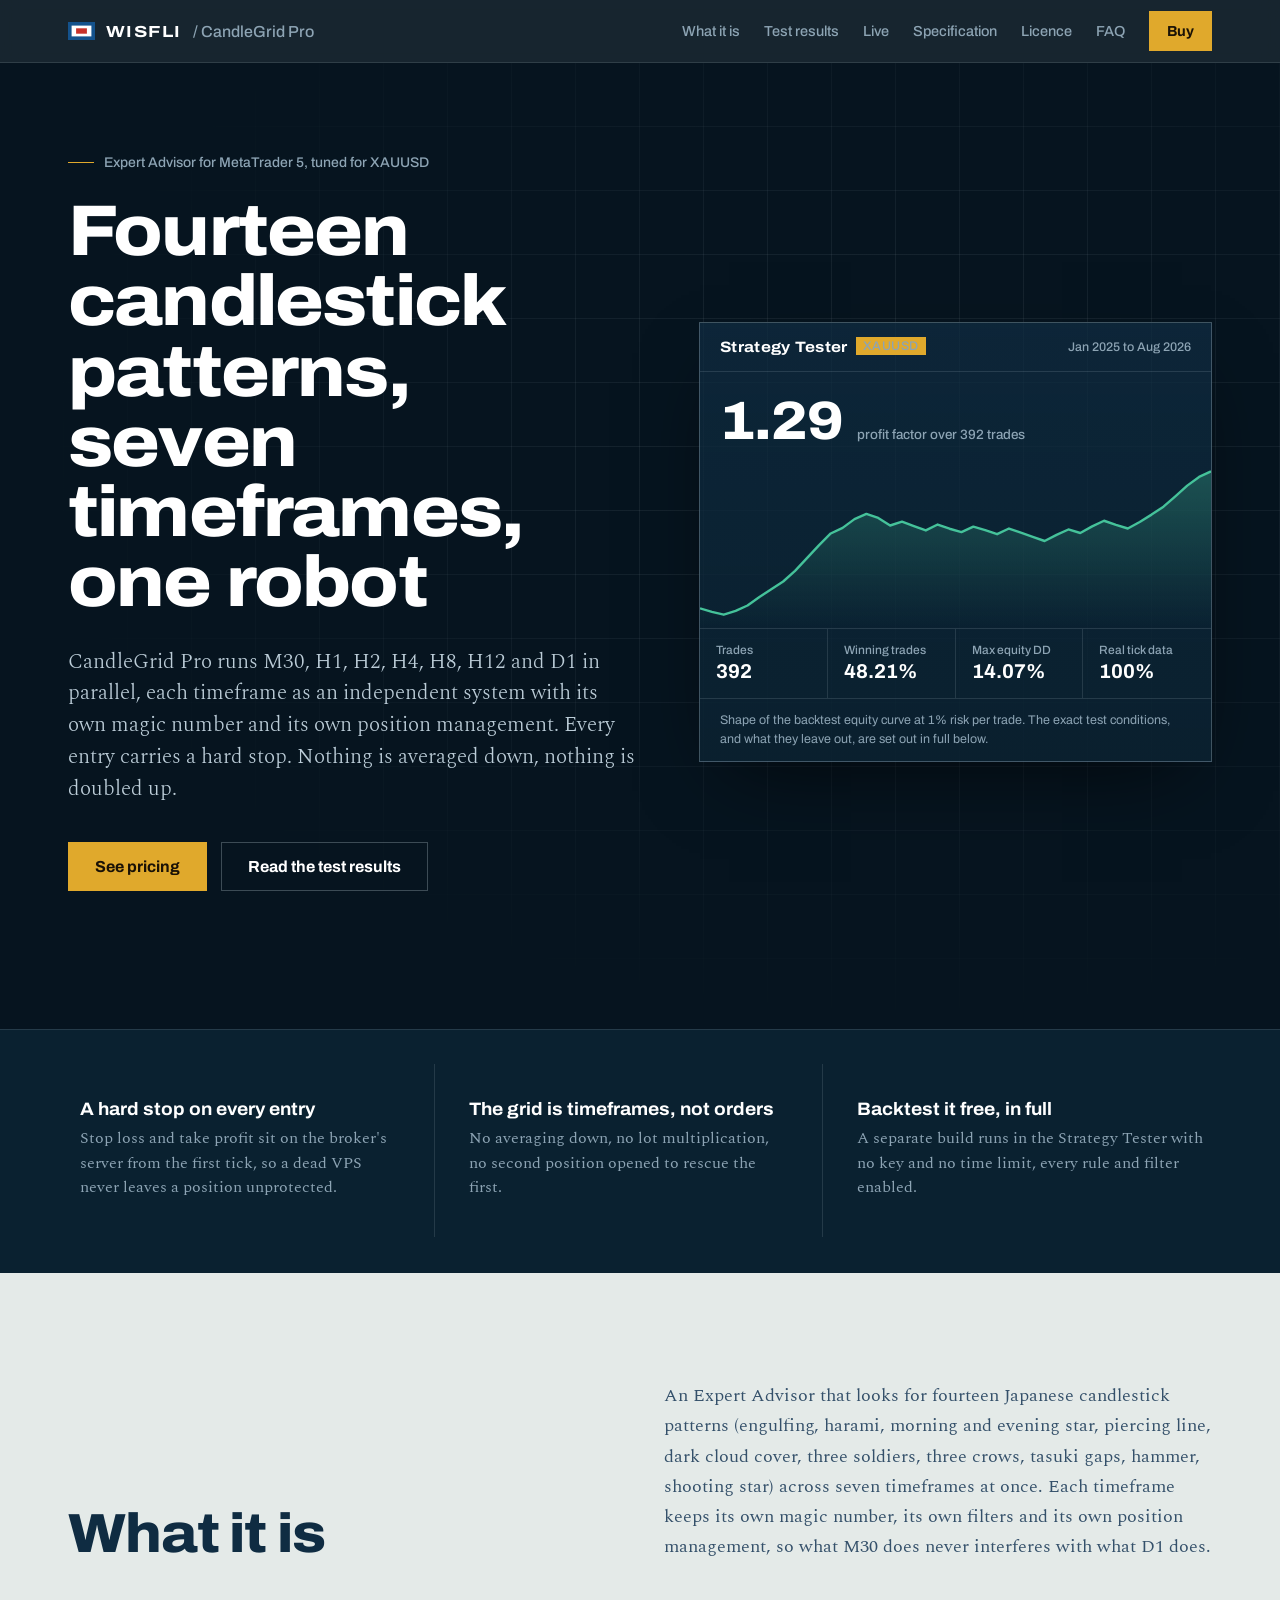
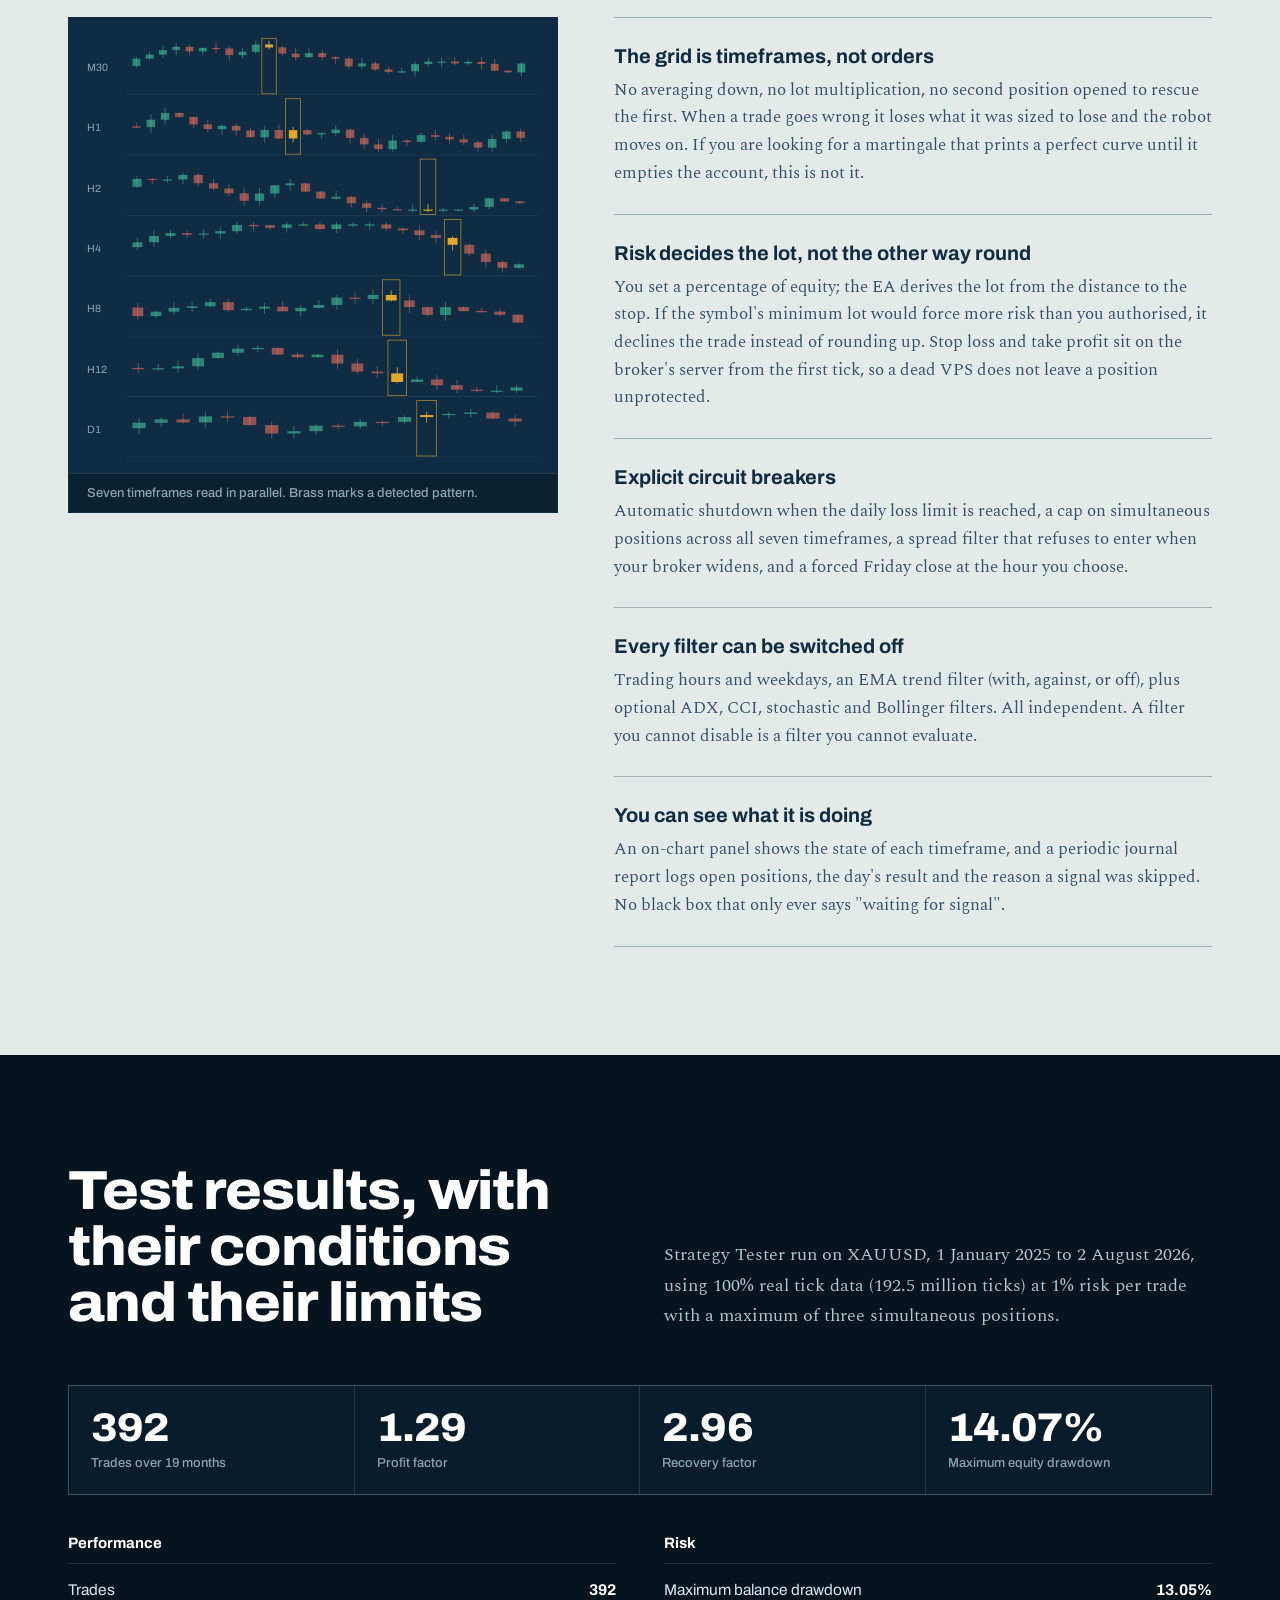
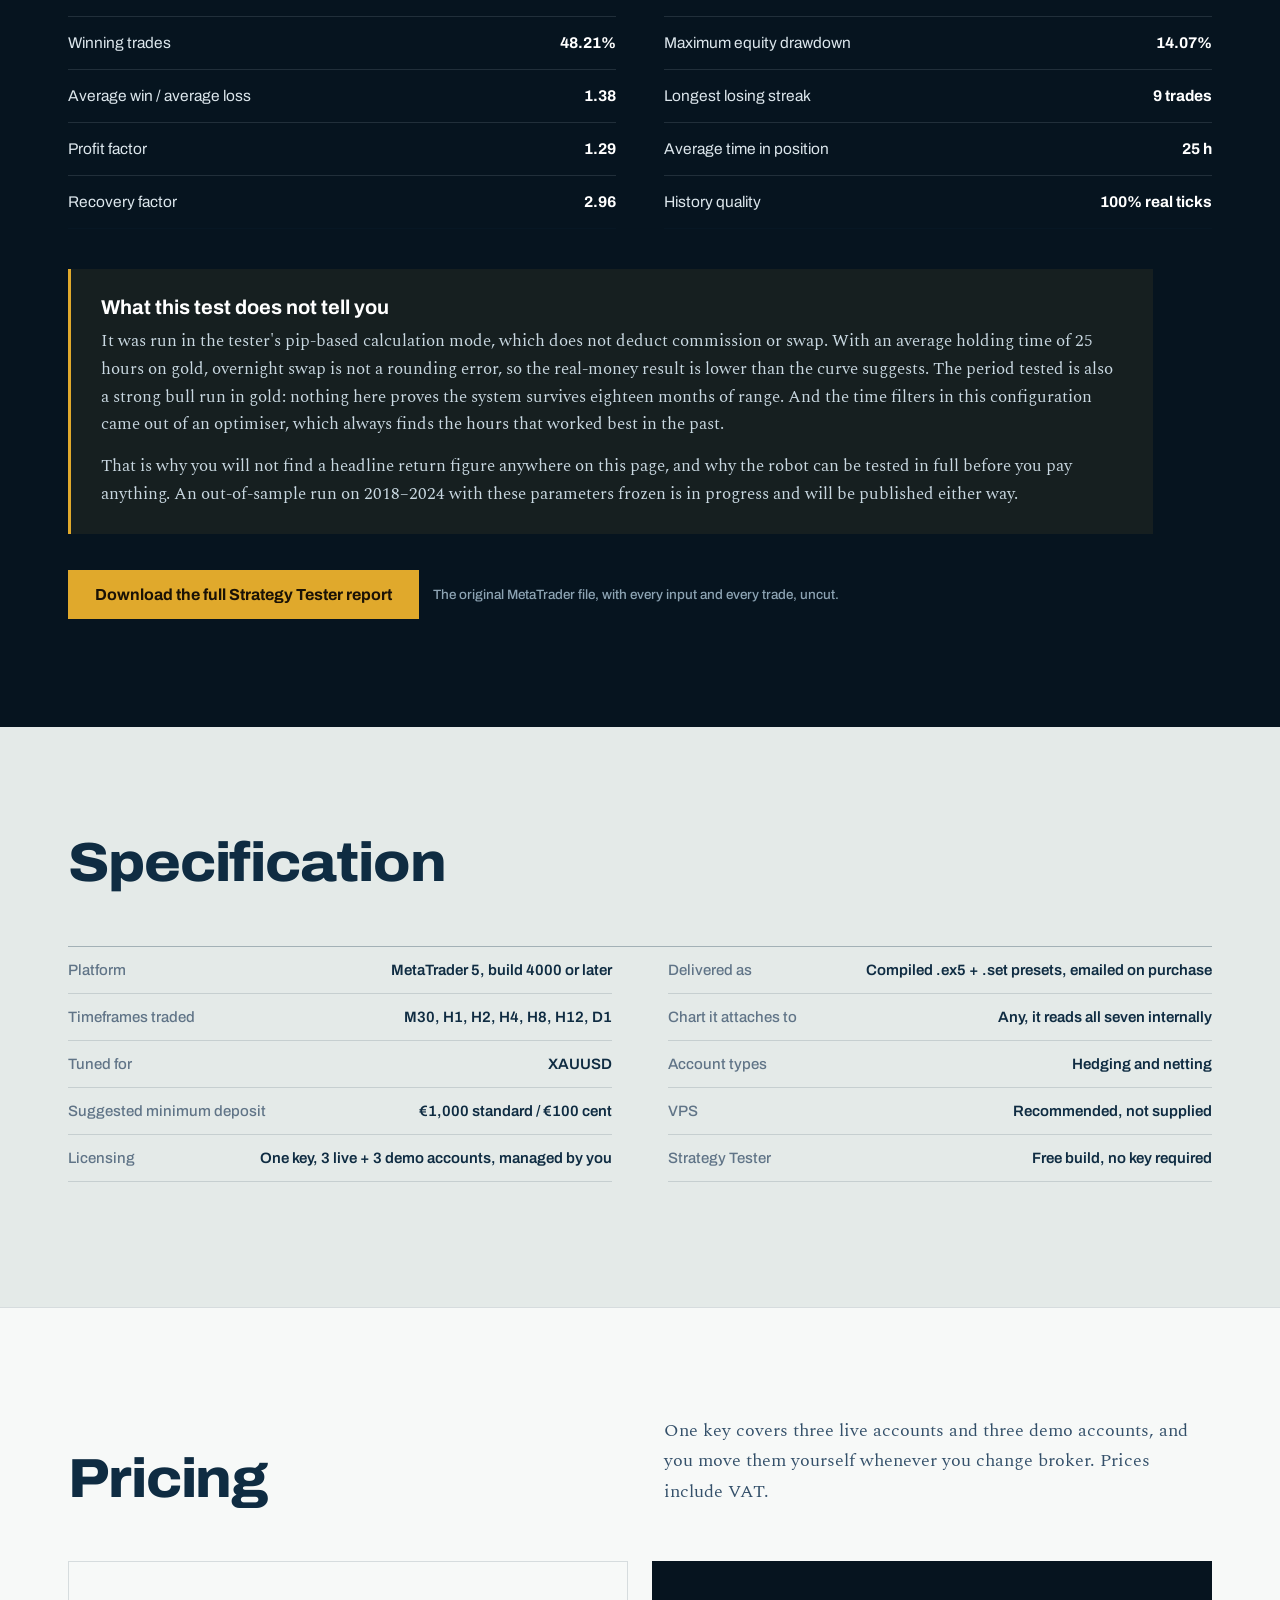
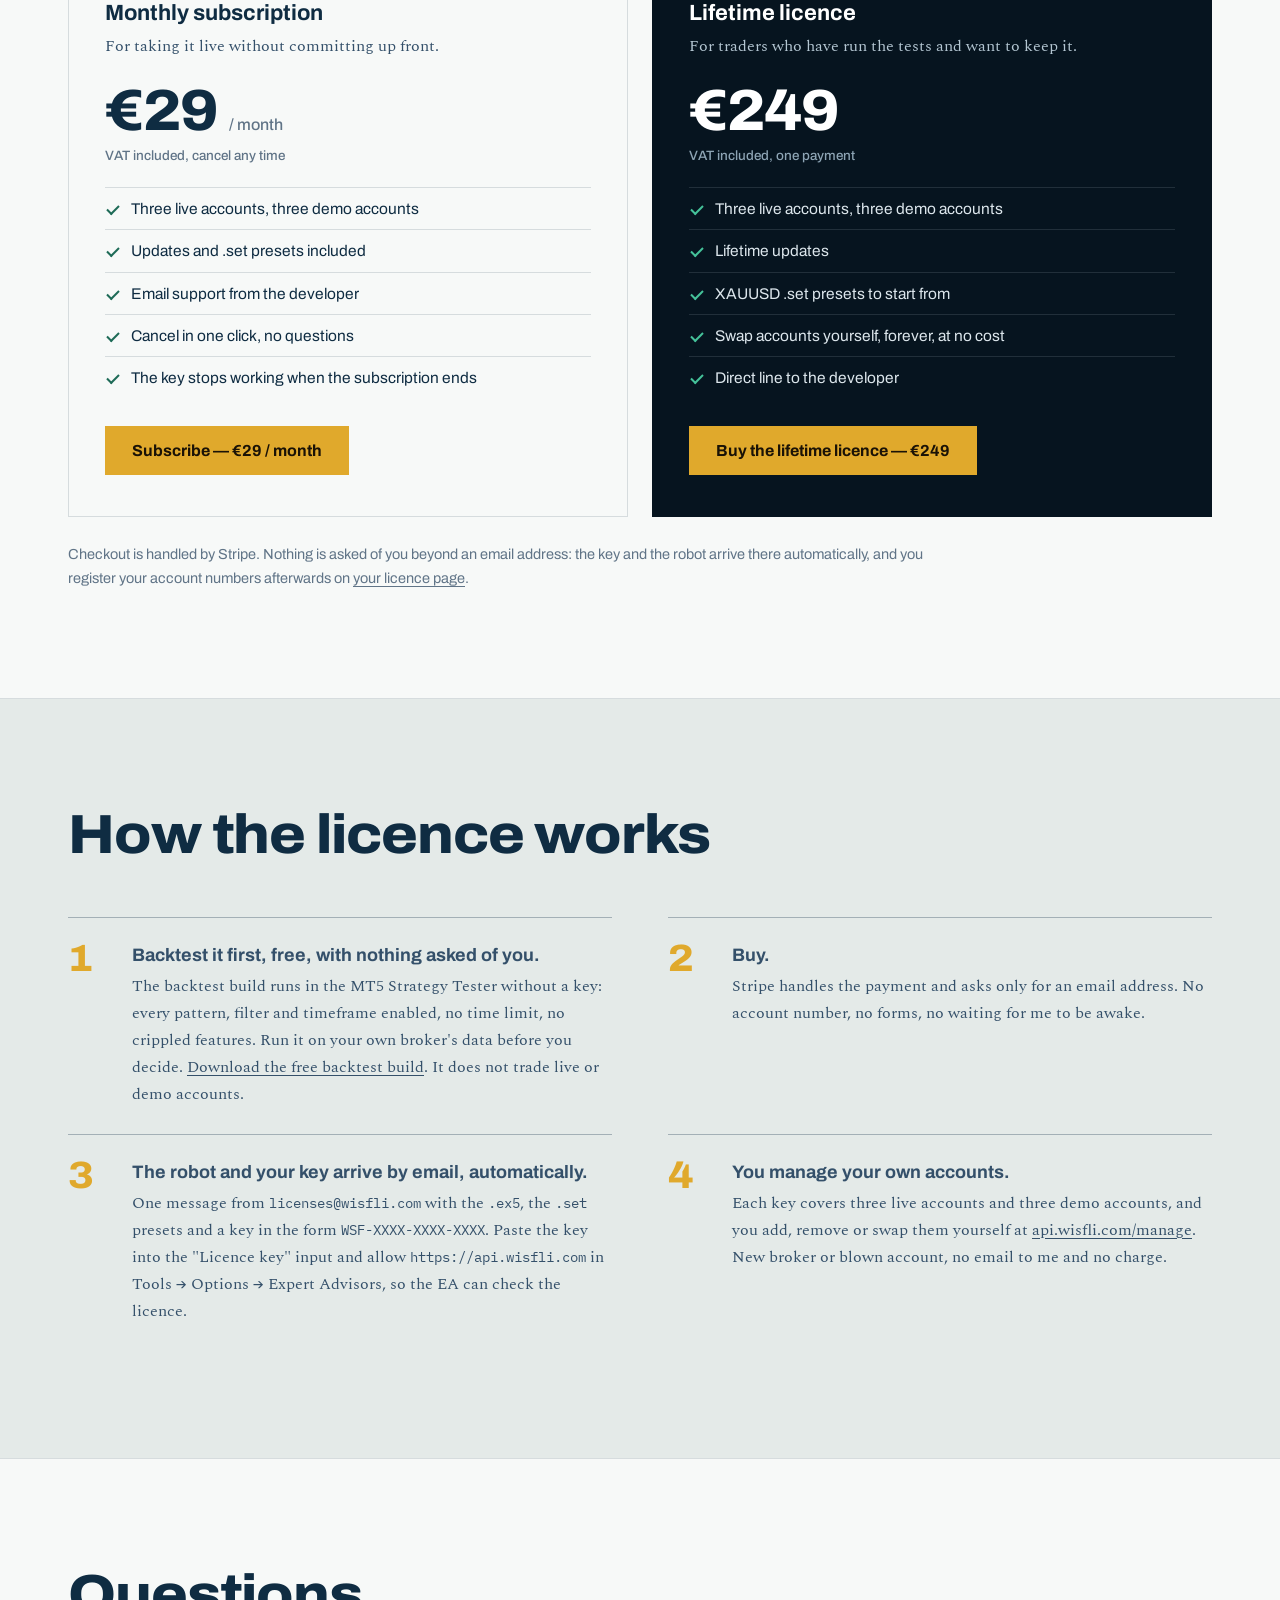
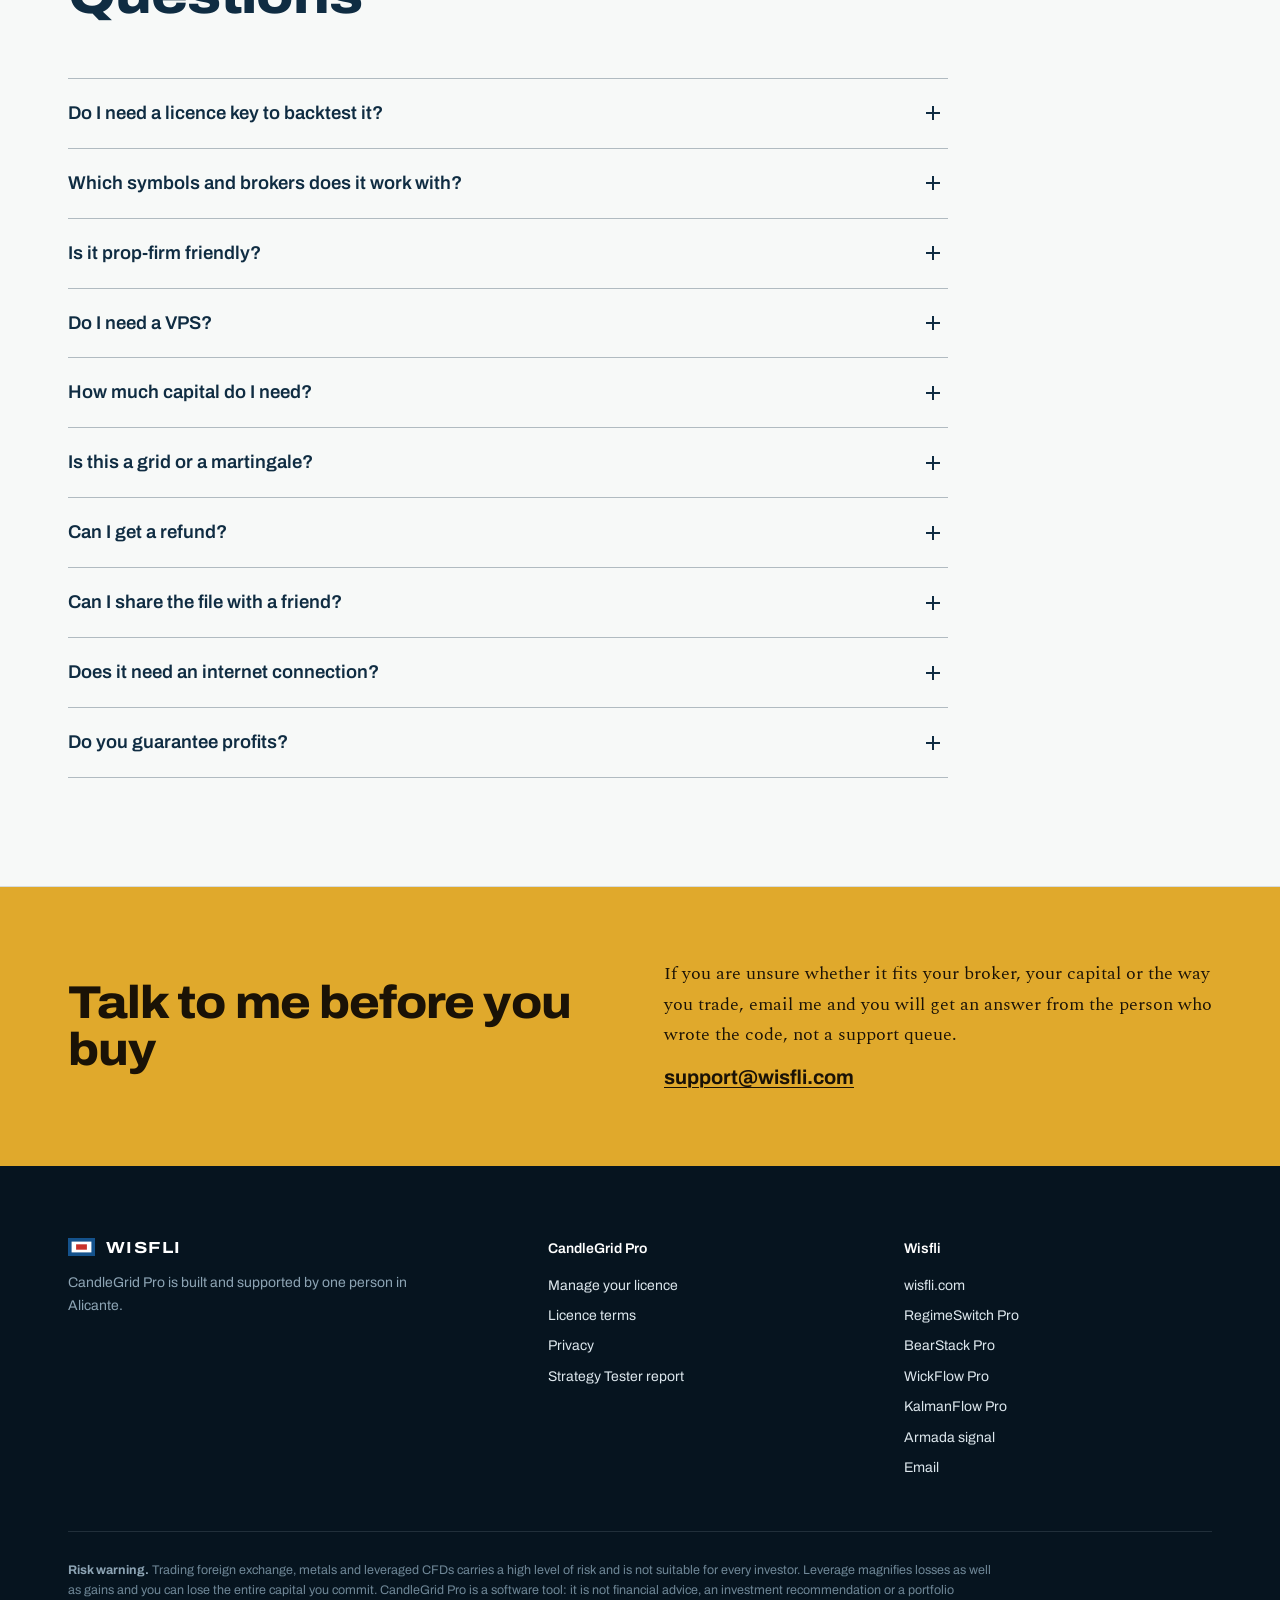
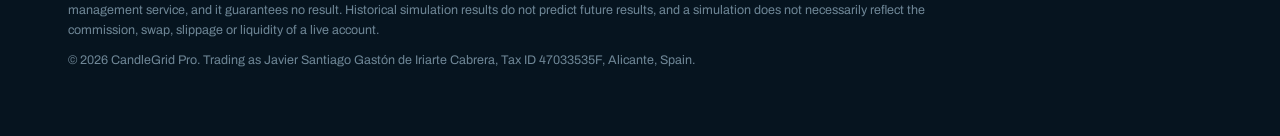
<file: index.html>
<!doctype html>
<html lang="en">
<head>
<meta charset="utf-8">
<meta name="viewport" content="width=device-width, initial-scale=1">
<title>CandleGrid Pro — Candlestick Pattern Expert Advisor for MetaTrader 5</title>
<meta name="description" content="An MT5 Expert Advisor that trades 14 candlestick patterns across seven timeframes in parallel. Hard stop loss on every entry, no grid, no martingale. Free backtest build for the Strategy Tester.">
<link rel="canonical" href="https://www.wisfli.com/candlegrid">
<meta name="theme-color" content="#06141F">
<meta property="og:type" content="product">
<meta property="og:title" content="CandleGrid Pro — Expert Advisor for MetaTrader 5">
<meta property="og:description" content="Fourteen candlestick patterns, seven timeframes, one robot. Every entry carries a hard stop. Backtest it free before you buy.">
<meta property="og:url" content="https://www.wisfli.com/candlegrid">
<meta name="twitter:card" content="summary_large_image">
<link rel="icon" href="data:image/svg+xml,<svg xmlns='http://www.w3.org/2000/svg' viewBox='0 0 32 32'><rect width='32' height='32' fill='%2306141F'/><rect x='9' y='7' width='4' height='18' fill='%2345C29A'/><rect x='19' y='11' width='4' height='14' fill='%23E0A92C'/></svg>">
<link rel="preconnect" href="https://fonts.googleapis.com">
<link rel="preconnect" href="https://fonts.gstatic.com" crossorigin>
<link href="https://fonts.googleapis.com/css2?family=Archivo:wdth,wght@62..125,300..900&family=Spectral:ital,wght@0,300;0,400;0,500;1,400&family=IBM+Plex+Mono:wght@400;500&display=swap" rel="stylesheet">
<style>
:root{
  --abyss:#06141F; --abyss-2:#0A2130; --sea:#0F2C42; --chart:#E4EAE8; --panel:#F7F9F8;
  --ink:#0F2C42; --ink-2:#34506A; --muted:#607487;
  --rule:rgba(15,44,66,.14); --rule-2:rgba(15,44,66,.3);
  --drule:rgba(214,230,240,.13); --drule-2:rgba(214,230,240,.26);
  --dtext:#DCE6EC; --dmuted:#8DA4B4;
  --brass:#E0A92C; --brass-2:#F0BD48;
  --up:#1E6B57; --down:#BE3A2B; --sig:#45C29A; --sig-down:#E8715F;
  --maxw:1200px;
}
*{box-sizing:border-box}
html{-webkit-text-size-adjust:100%;scroll-behavior:smooth;scroll-padding-top:74px}
body{margin:0;background:var(--chart);color:var(--ink);font:400 17.5px/1.68 Spectral,Georgia,serif;font-variant-numeric:tabular-nums;-webkit-font-smoothing:antialiased}
h1,h2,h3,h4,nav,button,summary,table,.ui{font-family:Archivo,system-ui,sans-serif}
a{color:inherit;text-underline-offset:3px;text-decoration-thickness:1px}
:focus-visible{outline:2px solid var(--brass);outline-offset:3px}
img{max-width:100%;height:auto;display:block}
.wrap{max-width:var(--maxw);margin:0 auto;padding:0 28px}
.skip{position:absolute;left:-999px;top:0;background:var(--brass);color:#1A1206;padding:8px 14px;font-family:Archivo;z-index:99}
.skip:focus{left:12px;top:12px}
code,.mono{font-family:"IBM Plex Mono",ui-monospace,Menlo,monospace;font-size:.9em}

/* nav */
.top{position:sticky;top:0;z-index:50;background:rgba(6,20,31,.92);backdrop-filter:saturate(140%) blur(10px);-webkit-backdrop-filter:saturate(140%) blur(10px);border-bottom:1px solid var(--drule)}
.top .wrap{display:flex;align-items:center;justify-content:space-between;height:62px;gap:20px}
.brand{display:flex;align-items:center;gap:11px;text-decoration:none;color:#fff;font:700 16px Archivo;font-stretch:122%;letter-spacing:.09em;white-space:nowrap}
.brand svg{width:27px;height:18px;display:block}
.brand .prod{font-stretch:100%;letter-spacing:0;font-weight:500;color:var(--dmuted)}
.top nav{display:flex;align-items:center;gap:24px;font-size:14.5px}
.top nav a{text-decoration:none;color:var(--dmuted);font-weight:500;white-space:nowrap}
.top nav a:hover{color:#fff}
.top nav a.pill{color:#1A1206;background:var(--brass);padding:8px 18px;font-weight:700}
.top nav a.pill:hover{background:var(--brass-2)}

/* buttons */
.btn{display:inline-flex;align-items:center;gap:10px;font:700 16px Archivo;text-decoration:none;padding:15px 26px;border:1px solid transparent;cursor:pointer;transition:background .15s,border-color .15s}
.btn.brass{background:var(--brass);color:#1A1206}
.btn.brass:hover{background:var(--brass-2)}
.btn.line{color:#fff;border-color:var(--drule-2)}
.btn.line:hover{border-color:#fff}
.btn.ink{background:var(--sea);color:#EEF3F1}
.btn.ink:hover{background:#17405E}
.btn.ghost{color:var(--ink);border-color:var(--rule-2)}
.btn.ghost:hover{border-color:var(--ink)}
.actions{display:flex;flex-wrap:wrap;gap:14px;align-items:center}
.aside{font:500 13.5px Archivo;color:var(--dmuted)}

/* hero */
.hero{position:relative;background:var(--abyss);color:var(--dtext);overflow:hidden;isolation:isolate}
.hero::before{content:"";position:absolute;inset:0;z-index:-1;opacity:.55;
  background-image:linear-gradient(var(--drule) 1px,transparent 1px),linear-gradient(90deg,var(--drule) 1px,transparent 1px);
  background-size:64px 64px;background-position:-1px -1px;
  mask-image:radial-gradient(ellipse 90% 80% at 70% 40%,#000 25%,transparent 75%);
  -webkit-mask-image:radial-gradient(ellipse 90% 80% at 70% 40%,#000 25%,transparent 75%)}
.hero > .wrap{display:grid;grid-template-columns:1.05fr .95fr;gap:64px;align-items:center;padding-top:92px;padding-bottom:100px}
.where{font:500 14px Archivo;color:var(--dmuted);margin:0 0 26px;display:flex;align-items:center;gap:10px}
.where i{display:block;width:26px;height:1px;background:var(--brass);flex:none}
.hero h1{margin:0 0 28px;color:#fff;font-weight:800;font-stretch:110%;font-size:clamp(42px,5.6vw,80px);line-height:.98;letter-spacing:-.025em}
.hero h1.long{font-size:clamp(34px,4.1vw,56px);line-height:1.04}
.lede{font-size:20.5px;line-height:1.55;color:#BCCDD8;max-width:31em;margin:0 0 20px;font-weight:300}
.lede + .actions,.lede:last-of-type{margin-bottom:38px}

.instrument{background:linear-gradient(180deg,rgba(15,44,66,.72),rgba(10,33,48,.9));border:1px solid var(--drule-2);box-shadow:0 30px 80px -30px rgba(0,0,0,.7)}
.instrument header{display:flex;align-items:center;justify-content:space-between;gap:12px;padding:16px 20px;border-bottom:1px solid var(--drule)}
.instrument header b{font:700 15px Archivo;color:#fff;font-stretch:112%;letter-spacing:.02em}
.instrument header span{font:500 12.5px Archivo;color:var(--dmuted)}
.badge{font:700 11px Archivo;letter-spacing:.04em;color:#1A1206;background:var(--brass);padding:2px 7px;margin-left:8px;vertical-align:2px}
.inst-big{padding:22px 20px 0;display:flex;align-items:baseline;gap:14px;flex-wrap:wrap}
.inst-big .num{font:800 54px/1 Archivo;font-stretch:108%;color:#fff;letter-spacing:-.02em}
.inst-big .lab{font:500 13.5px Archivo;color:var(--dmuted)}
.inst-chart{height:180px;padding:10px 0 0}
.inst-chart svg{display:block;width:100%;height:100%}
.inst-fig{padding:18px 20px 6px}
.inst-fig svg{display:block;width:100%;height:auto}
.inst-grid{display:grid;grid-template-columns:repeat(4,1fr);border-top:1px solid var(--drule);margin:0}
.inst-grid div{padding:14px 16px 16px;border-right:1px solid var(--drule)}
.inst-grid div:last-child{border-right:0}
.inst-grid dt{font:500 12px Archivo;color:var(--dmuted);margin:0 0 3px}
.inst-grid dd{font:700 20px Archivo;color:#fff;margin:0;white-space:nowrap}
.inst-foot{padding:12px 20px;border-top:1px solid var(--drule);font:400 12.5px/1.5 Archivo;color:var(--dmuted);margin:0}
/* live panel (Armada) */
[hidden]{display:none!important}
.instrument header .tags{display:flex;align-items:center;gap:10px}
.badge-demo{padding:3px 8px;border:1px solid var(--brass);color:var(--brass);font:700 11px Archivo;letter-spacing:.09em}
.live-dot{display:inline-flex;align-items:center;gap:7px}
.live-dot::before{content:"";width:7px;height:7px;border-radius:50%;background:var(--sig);flex:none}
.live-dot.off::before{background:var(--dmuted)}
#live .actions{margin-top:24px}
#live .empty{display:flex;flex-direction:column;justify-content:center;height:100%;padding:0 20px;gap:4px}
#live .empty b{font:700 15px Archivo;color:#fff}
#live .empty span{font:400 13.5px Archivo;color:var(--dmuted)}
.draw{stroke-dasharray:var(--len);stroke-dashoffset:var(--len);animation:draw 1.8s .25s cubic-bezier(.6,.05,.25,1) forwards}
.fade{opacity:0;animation:fadein .8s 1.5s forwards}
@keyframes draw{to{stroke-dashoffset:0}}
@keyframes fadein{to{opacity:1}}

/* principles strip */
.principles{background:var(--abyss-2);color:var(--dtext);border-top:1px solid var(--drule)}
.principles .wrap{display:grid;grid-template-columns:repeat(3,1fr)}
.principles div{padding:34px 34px 36px 0;margin-right:34px;border-right:1px solid var(--drule)}
.principles div:last-child{border-right:0;margin-right:0}
.principles h3{margin:0 0 6px;font-size:18px;font-weight:700;color:#fff;font-stretch:106%}
.principles p{margin:0;font-size:15.5px;color:var(--dmuted);line-height:1.6}

/* sections */
section{padding:108px 0}
section.panel{background:var(--panel);border-top:1px solid var(--rule);border-bottom:1px solid var(--rule)}
section.dark{background:var(--abyss);color:var(--dtext)}
.head{display:grid;grid-template-columns:1fr 1fr;gap:48px;align-items:end;margin-bottom:54px}
.head.solo{grid-template-columns:1fr;max-width:52em}
h2{margin:0;font-size:clamp(34px,4.3vw,58px);line-height:1.02;font-weight:800;font-stretch:108%;letter-spacing:-.02em}
.head p{margin:0;color:var(--ink-2);font-size:18px;max-width:36em}
.dark h2,.dark h3{color:#fff}
.dark .head p,.dark p{color:#B4C6D2}
h3{font-size:20px;line-height:1.25;margin:0 0 8px;font-weight:700}
.prose p{max-width:40em;margin:0 0 18px}
.prose p:last-child{margin-bottom:0}
.dark a{color:#fff}

/* features */
.feat-grid{display:grid;grid-template-columns:.9fr 1.1fr;gap:56px;align-items:start}
.art{margin:0;background:var(--sea);border:1px solid var(--rule);position:sticky;top:96px}
.art svg{display:block;width:100%;height:auto}
.art figcaption{padding:12px 18px;font:500 13px Archivo;color:var(--dmuted);border-top:1px solid var(--drule);background:var(--abyss-2)}
.feats > div{padding:26px 0;border-top:1px solid var(--rule-2)}
.feats > div:last-child{border-bottom:1px solid var(--rule-2)}
.feats p{margin:0;color:var(--ink-2);font-size:16.5px}
.cols-2{display:grid;grid-template-columns:1fr 1fr;gap:48px}
.cols-3{display:grid;grid-template-columns:repeat(3,1fr);gap:0;margin-top:56px;border-top:1px solid var(--rule-2)}
.cols-3 > div{padding:26px 28px 0 0;margin-right:28px;border-right:1px solid var(--rule)}
.cols-3 > div:last-child{border-right:0;margin-right:0}
.cols-3 p{margin:0;font-size:16px;color:var(--ink-2)}
.dark .cols-3{border-color:var(--drule-2)}
.dark .cols-3 > div{border-color:var(--drule)}
.dark .cols-3 p{color:var(--dmuted)}

/* data boards */
.board{display:grid;grid-template-columns:repeat(4,1fr);border:1px solid var(--drule-2);background:rgba(15,44,66,.35);margin:0 0 40px}
.board div{padding:22px 22px 24px;border-right:1px solid var(--drule)}
.board div:last-child{border-right:0}
.board b{display:block;font:800 40px/1 Archivo;color:#fff;font-stretch:106%;letter-spacing:-.02em}
.board span{display:block;font:500 13px Archivo;color:var(--dmuted);margin-top:8px}
section:not(.dark) .board{background:var(--abyss)}

table.data{width:100%;border-collapse:collapse;font-size:15.5px}
table.data caption{text-align:left;font:700 15px Archivo;padding:0 0 12px;color:inherit}
table.data th,table.data td{text-align:left;padding:13px 16px 13px 0;border-top:1px solid var(--rule);vertical-align:top}
table.data thead th{font-size:13px;font-weight:600;color:var(--muted);border-top:0;border-bottom:1px solid var(--rule-2);padding-bottom:10px}
table.data tbody tr:last-child td,table.data tbody tr:last-child th{border-bottom:1px solid var(--rule)}
table.data td.v{text-align:right;font-weight:700;white-space:nowrap;padding-right:0}
table.data tbody th{font-weight:500;color:var(--muted);width:38%}
.dark table.data th,.dark table.data td{border-color:var(--drule)}
.dark table.data thead th{color:var(--dmuted);border-color:var(--drule-2)}
.dark table.data td{color:var(--dtext)}
.dark table.data td.v{color:#fff}
.dark table.data caption{color:#fff}
.table-scroll{overflow-x:auto}

.spec{display:grid;grid-template-columns:1fr 1fr;column-gap:56px;border-top:1px solid var(--rule-2)}
.spec div{display:flex;justify-content:space-between;gap:24px;padding:15px 0;border-bottom:1px solid var(--rule)}
.spec dt{color:var(--muted);font:500 15px Archivo}
.spec dd{margin:0;font:600 15px Archivo;text-align:right}

.caveat{border-left:3px solid var(--brass);background:rgba(224,169,44,.08);padding:26px 30px;margin:40px 0 0;max-width:62em}
.caveat h3{margin-top:0}
.caveat p{margin:0 0 14px;font-size:16.5px}
.caveat p:last-child{margin-bottom:0}
.dark .caveat{background:rgba(224,169,44,.07)}
.dark .caveat p{color:#C9D8E1}

pre{background:var(--abyss);color:#DCE6EC;border:1px solid var(--drule-2);padding:22px 24px;overflow-x:auto;font:400 14px/1.65 "IBM Plex Mono",ui-monospace,monospace;margin:28px 0 10px}
.dark pre{background:#030C13}
pre .c{color:#6F8797} pre .k{color:#F0BD48} pre .s{color:#45C29A}
.code-caption{font:400 13.5px/1.55 Archivo;color:var(--muted);margin:0 0 30px;max-width:56em}
.dark .code-caption{color:var(--dmuted)}

/* pricing */
.plans{display:grid;grid-template-columns:1fr 1fr;gap:24px;align-items:stretch}
.plan{background:var(--panel);border:1px solid var(--rule);padding:38px 36px 34px;display:flex;flex-direction:column;position:relative}
.plan h3{font-size:22px;margin:0 0 6px}
.plan .who{margin:0 0 22px;color:var(--ink-2);font-size:16px}
.plan .price{font:800 58px/1 Archivo;font-stretch:106%;letter-spacing:-.02em;margin:0 0 8px}
.plan .price small,.plan .price em{font:500 16px Archivo;color:var(--muted);font-style:normal;letter-spacing:0}
.plan .was{font:500 13.5px Archivo;color:var(--muted);margin:0 0 24px}
.plan ul{list-style:none;margin:0 0 28px;padding:0;font:15.5px/1.5 Archivo}
.plan li{padding:9px 0 9px 26px;border-top:1px solid var(--rule);position:relative}
.plan li::before{content:"";position:absolute;left:2px;top:17px;width:10px;height:5px;border-left:2px solid var(--up);border-bottom:2px solid var(--up);transform:rotate(-45deg)}
.plan .pay-slot{margin-top:auto;min-height:56px}
.plan.pick{background:var(--abyss);color:var(--dtext);border-color:var(--abyss)}
.plan.pick h3,.plan.pick .price{color:#fff}
.plan.pick .who{color:#B4C6D2}
.plan.pick .price small,.plan.pick .price em,.plan.pick .was{color:var(--dmuted)}
.plan.pick li{border-color:var(--drule)}
.plan.pick li::before{border-color:var(--sig)}
.plan .tag{position:absolute;top:-1px;right:28px;transform:translateY(-50%);background:var(--brass);color:#1A1206;font:700 12.5px Archivo;padding:5px 12px}
.hint{font:400 14.5px/1.6 Archivo;color:var(--muted);margin:26px 0 0;max-width:60em}

/* steps: real sequences only */
ol.steps{list-style:none;counter-reset:st;margin:0;padding:0;display:grid;grid-template-columns:repeat(2,1fr);gap:0 56px}
ol.steps li{counter-increment:st;position:relative;padding:26px 0 26px 64px;border-top:1px solid var(--rule-2)}
ol.steps li::before{content:counter(st);position:absolute;left:0;top:22px;font:800 38px/1 Archivo;font-stretch:108%;color:var(--brass)}
ol.steps li b,ol.steps li strong:first-child{display:block;font:700 18px/1.3 Archivo;margin:0 0 6px}
ol.steps li p{margin:0;color:var(--ink-2);font-size:16px}
ol.steps li{font-size:16px;color:var(--ink-2)}

/* faq */
.faq-list{border-top:1px solid var(--rule-2);max-width:880px}
details{border-bottom:1px solid var(--rule-2)}
summary{list-style:none;cursor:pointer;padding:22px 48px 22px 0;font:600 18.5px/1.35 Archivo;position:relative}
summary::-webkit-details-marker{display:none}
summary::after{content:"";position:absolute;right:8px;top:50%;width:14px;height:14px;margin-top:-7px;
  background:linear-gradient(currentColor,currentColor) center/14px 2px no-repeat,linear-gradient(currentColor,currentColor) center/2px 14px no-repeat;transition:transform .2s}
details[open] summary::after{transform:rotate(45deg)}
summary:hover{color:var(--up)}
details p{margin:0 0 24px;max-width:46em;color:var(--ink-2)}
details code{background:rgba(15,44,66,.07);padding:1px 5px}

/* contact strip */
.contact{background:var(--brass);color:#1A1206;padding:72px 0}
.contact .wrap{display:grid;grid-template-columns:1fr 1fr;gap:48px;align-items:center}
.contact h2{font-size:clamp(30px,3.6vw,46px)}
.contact p{margin:0;font-size:18px}
.contact a.mail{font:700 20px Archivo;word-break:break-word}

/* footer */
footer{background:var(--abyss);color:var(--dmuted);font:14px/1.6 Archivo;padding:72px 0 56px}
footer .cols{display:grid;grid-template-columns:1.4fr 1fr 1fr;gap:48px;padding-bottom:44px;border-bottom:1px solid var(--drule)}
footer h4{margin:0 0 14px;color:#fff;font-size:14px;font-weight:600}
footer ul{list-style:none;margin:0;padding:0}
footer li{margin:0 0 8px}
footer a{text-decoration:none;color:var(--dtext)}
footer a:hover{color:#fff;text-decoration:underline}
footer .brand{margin-bottom:16px}
footer .legal{padding-top:28px;font-size:12.5px;color:#6F8797}
footer .legal p{margin:0 0 10px;max-width:74em}
footer .legal strong{color:var(--dmuted)}

@media (max-width:1040px){
  .hero > .wrap{grid-template-columns:1fr;gap:56px;padding-top:70px;padding-bottom:80px}
  .feat-grid{grid-template-columns:1fr;gap:36px}
  .art{position:static}
  .top nav a.opt{display:none}
}
@media (max-width:760px){
  body{font-size:16.5px}
  .wrap{padding:0 20px}
  .top nav a:not(.pill){display:none}
  .brand .prod{display:none}
  section{padding:72px 0}
  .head{grid-template-columns:1fr;gap:16px;margin-bottom:36px}
  .principles .wrap,.cols-2,.cols-3,.plans,.spec,ol.steps,.contact .wrap,footer .cols{grid-template-columns:1fr}
  .principles div{border-right:0;margin-right:0;padding:24px 0;border-bottom:1px solid var(--drule)}
  .principles div:last-child{border-bottom:0}
  .cols-3 > div{border-right:0;margin-right:0;padding:22px 0;border-bottom:1px solid var(--rule)}
  .cols-2{gap:28px}
  .inst-grid,.board{grid-template-columns:repeat(2,1fr)}
  .inst-grid div:nth-child(2),.board div:nth-child(2){border-right:0}
  .inst-grid div:nth-child(-n+2),.board div:nth-child(-n+2){border-bottom:1px solid var(--drule)}
  .inst-big .num{font-size:44px}
  .board b{font-size:32px}
  .plan{padding:30px 24px}
  .plan .price{font-size:48px}
  ol.steps li{padding-left:52px}
  .contact{padding:56px 0}
  .contact .wrap{gap:18px}
  footer .cols{gap:32px}
}
@media (prefers-reduced-motion:reduce){
  html{scroll-behavior:auto}
  *{animation:none!important;transition:none!important}
  .draw{stroke-dashoffset:0}.fade{opacity:1}
}
</style>
</head>
<body>
<a class="skip" href="#main">Skip to content</a>

<header class="top">
  <div class="wrap">
    <a class="brand" href="https://wisfli.com/"><svg viewBox="0 0 60 40" aria-hidden="true"><path d="M0 0h60v40H0z" fill="#14528C"/><path d="M8 8h44v24H8z" fill="#fff"/><path d="M18 14h24v12H18z" fill="#C8322A"/></svg>WISFLI <span class="prod">/ CandleGrid Pro</span></a>
    <nav aria-label="Page">
      <a href="#what">What it is</a>
      <a href="#test">Test results</a>
      <a href="#live" class="opt">Live</a>
      <a href="#spec" class="opt">Specification</a>
      <a href="#licence" class="opt">Licence</a>
      <a href="#faq" class="opt">FAQ</a>
      <a class="pill" href="#pricing">Buy</a>
    </nav>
  </div>
</header>

<main id="main">

<div class="hero">
  <div class="wrap">
    <div>
      <p class="where"><i></i>Expert Advisor for MetaTrader 5, tuned for XAUUSD</p>
      <h1>Fourteen candlestick patterns, seven timeframes, one robot</h1>
      <p class="lede">CandleGrid Pro runs M30, H1, H2, H4, H8, H12 and D1 in parallel, each timeframe as an independent system with its own magic number and its own position management. Every entry carries a hard stop. Nothing is averaged down, nothing is doubled up.</p>
      <div class="actions">
        <a class="btn brass" href="#pricing">See pricing</a>
        <a class="btn line" href="#test">Read the test results</a>
      </div>
    </div>

    <aside class="instrument" aria-label="Backtest summary">
      <header><b>Strategy Tester<span class="badge">XAUUSD</span></b><span>Jan 2025 to Aug 2026</span></header>
      <div class="inst-big"><span class="num">1.29</span><span class="lab">profit factor over 392 trades</span></div>
      <div class="inst-chart">
        <svg viewBox="0 0 1000 230" preserveAspectRatio="none" role="img" aria-label="Shape of the backtest equity curve on XAUUSD between January 2025 and August 2026">
          <defs><linearGradient id="cg" x1="0" y1="0" x2="0" y2="1"><stop offset="0" stop-color="#45C29A" stop-opacity=".3"/><stop offset="1" stop-color="#45C29A" stop-opacity="0"/></linearGradient></defs>
          <path class="fade" id="curveFill" fill="url(#cg)"></path>
          <path class="draw" id="curveLine" fill="none" stroke="#45C29A" stroke-width="2.4" stroke-linejoin="round" vector-effect="non-scaling-stroke"></path>
        </svg>
      </div>
      <dl class="inst-grid">
        <div><dt>Trades</dt><dd>392</dd></div>
        <div><dt>Winning trades</dt><dd>48.21%</dd></div>
        <div><dt>Max equity DD</dt><dd>14.07%</dd></div>
        <div><dt>Real tick data</dt><dd>100%</dd></div>
      </dl>
      <p class="inst-foot">Shape of the backtest equity curve at 1% risk per trade. The exact test conditions, and what they leave out, are set out in full below.</p>
    </aside>
  </div>
</div>

<div class="principles">
  <div class="wrap">
    <div><h3>A hard stop on every entry</h3><p>Stop loss and take profit sit on the broker's server from the first tick, so a dead VPS never leaves a position unprotected.</p></div>
    <div><h3>The grid is timeframes, not orders</h3><p>No averaging down, no lot multiplication, no second position opened to rescue the first.</p></div>
    <div><h3>Backtest it free, in full</h3><p>A separate build runs in the Strategy Tester with no key and no time limit, every rule and filter enabled.</p></div>
  </div>
</div>

<section id="what">
  <div class="wrap">
    <div class="head">
      <h2>What it is</h2>
      <p>An Expert Advisor that looks for fourteen Japanese candlestick patterns (engulfing, harami, morning and evening star, piercing line, dark cloud cover, three soldiers, three crows, tasuki gaps, hammer, shooting star) across seven timeframes at once. Each timeframe keeps its own magic number, its own filters and its own position management, so what M30 does never interferes with what D1 does.</p>
    </div>

    <div class="feat-grid">
      <figure class="art" id="art-candle"><figcaption>Seven timeframes read in parallel. Brass marks a detected pattern.</figcaption></figure>
      <div class="feats">
        <div>
          <h3>The grid is timeframes, not orders</h3>
          <p>No averaging down, no lot multiplication, no second position opened to rescue the first. When a trade goes wrong it loses what it was sized to lose and the robot moves on. If you are looking for a martingale that prints a perfect curve until it empties the account, this is not it.</p>
        </div>
        <div>
          <h3>Risk decides the lot, not the other way round</h3>
          <p>You set a percentage of equity; the EA derives the lot from the distance to the stop. If the symbol's minimum lot would force more risk than you authorised, it declines the trade instead of rounding up. Stop loss and take profit sit on the broker's server from the first tick, so a dead VPS does not leave a position unprotected.</p>
        </div>
        <div>
          <h3>Explicit circuit breakers</h3>
          <p>Automatic shutdown when the daily loss limit is reached, a cap on simultaneous positions across all seven timeframes, a spread filter that refuses to enter when your broker widens, and a forced Friday close at the hour you choose.</p>
        </div>
        <div>
          <h3>Every filter can be switched off</h3>
          <p>Trading hours and weekdays, an EMA trend filter (with, against, or off), plus optional ADX, CCI, stochastic and Bollinger filters. All independent. A filter you cannot disable is a filter you cannot evaluate.</p>
        </div>
        <div>
          <h3>You can see what it is doing</h3>
          <p>An on-chart panel shows the state of each timeframe, and a periodic journal report logs open positions, the day's result and the reason a signal was skipped. No black box that only ever says "waiting for signal".</p>
        </div>
      </div>
    </div>
  </div>
</section>

<section id="test" class="dark">
  <div class="wrap">
    <div class="head">
      <h2>Test results, with their conditions and their limits</h2>
      <p>Strategy Tester run on XAUUSD, 1 January 2025 to 2 August 2026, using 100% real tick data (192.5 million ticks) at 1% risk per trade with a maximum of three simultaneous positions.</p>
    </div>

    <div class="board">
      <div><b>392</b><span>Trades over 19 months</span></div>
      <div><b>1.29</b><span>Profit factor</span></div>
      <div><b>2.96</b><span>Recovery factor</span></div>
      <div><b>14.07%</b><span>Maximum equity drawdown</span></div>
    </div>

    <div class="cols-2">
      <table class="data">
        <caption>Performance</caption>
        <tbody>
          <tr><td>Trades</td><td class="v">392</td></tr>
          <tr><td>Winning trades</td><td class="v">48.21%</td></tr>
          <tr><td>Average win / average loss</td><td class="v">1.38</td></tr>
          <tr><td>Profit factor</td><td class="v">1.29</td></tr>
          <tr><td>Recovery factor</td><td class="v">2.96</td></tr>
        </tbody>
      </table>
      <table class="data">
        <caption>Risk</caption>
        <tbody>
          <tr><td>Maximum balance drawdown</td><td class="v">13.05%</td></tr>
          <tr><td>Maximum equity drawdown</td><td class="v">14.07%</td></tr>
          <tr><td>Longest losing streak</td><td class="v">9 trades</td></tr>
          <tr><td>Average time in position</td><td class="v">25 h</td></tr>
          <tr><td>History quality</td><td class="v">100% real ticks</td></tr>
        </tbody>
      </table>
    </div>

    <div class="caveat">
      <h3>What this test does not tell you</h3>
      <p>It was run in the tester's pip-based calculation mode, which does not deduct commission or swap. With an average holding time of 25 hours on gold, overnight swap is not a rounding error, so the real-money result is lower than the curve suggests. The period tested is also a strong bull run in gold: nothing here proves the system survives eighteen months of range. And the time filters in this configuration came out of an optimiser, which always finds the hours that worked best in the past.</p>
      <p>That is why you will not find a headline return figure anywhere on this page, and why the robot can be tested in full before you pay anything. An out-of-sample run on 2018–2024 with these parameters frozen is in progress and will be published either way.</p>
    </div>

    <div class="actions" style="margin-top:36px">
      <a class="btn brass" href="ReportTester-27085970.html">Download the full Strategy Tester report</a>
      <span class="aside">The original MetaTrader file, with every input and every trade, uncut.</span>
    </div>
  </div>
</section>

<section id="live" class="dark" hidden>
  <div class="wrap">
    <div class="head">
      <h2>Live on Armada</h2>
      <p>The same robot runs in the Armada account under the flag Alfa. The figures below are published automatically from that account every 15 minutes: nothing is picked by hand, and a bad month shows up here the same as a good one.</p>
    </div>

    <aside class="instrument" aria-label="Live results from the Armada account">
      <header>
        <b id="lv-name">CandleGrid Pro &mdash; Alfa</b>
        <span class="tags"><span class="badge-demo" id="lv-demo" hidden>DEMO</span><span class="live-dot" id="lv-updated"></span></span>
      </header>
      <div class="inst-big"><span class="num" id="lv-ret">&mdash;</span><span class="lab" id="lv-ret-lab">return since the first trade</span></div>
      <div class="inst-chart" id="lv-chart"></div>
      <dl class="inst-grid">
        <div><dt>Profit factor</dt><dd id="lv-pf">&mdash;</dd></div>
        <div><dt>Winners</dt><dd id="lv-wr">&mdash;</dd></div>
        <div><dt>Max drawdown</dt><dd id="lv-dd">&mdash;</dd></div>
        <div><dt>Trades</dt><dd id="lv-tr">&mdash;</dd></div>
      </dl>
      <p class="inst-foot" id="lv-disc">Published automatically from the trading account. Leveraged trading carries substantial risk and can cost you more than your deposit. Past performance does not indicate future results. Nothing here is investment advice.</p>
    </aside>

    <div class="actions"><a class="btn line" href="https://jsgaston.github.io/armada/">See the whole Armada record</a></div>
  </div>
</section>

<section id="spec">
  <div class="wrap">
    <div class="head solo"><h2>Specification</h2></div>
    <dl class="spec">
      <div><dt>Platform</dt><dd>MetaTrader 5, build 4000 or later</dd></div>
      <div><dt>Delivered as</dt><dd>Compiled .ex5 + .set presets, emailed on purchase</dd></div>
      <div><dt>Timeframes traded</dt><dd>M30, H1, H2, H4, H8, H12, D1</dd></div>
      <div><dt>Chart it attaches to</dt><dd>Any, it reads all seven internally</dd></div>
      <div><dt>Tuned for</dt><dd>XAUUSD</dd></div>
      <div><dt>Account types</dt><dd>Hedging and netting</dd></div>
      <div><dt>Suggested minimum deposit</dt><dd>€1,000 standard / €100 cent</dd></div>
      <div><dt>VPS</dt><dd>Recommended, not supplied</dd></div>
      <div><dt>Licensing</dt><dd>One key, 3 live + 3 demo accounts, managed by you</dd></div>
      <div><dt>Strategy Tester</dt><dd>Free build, no key required</dd></div>
    </dl>
  </div>
</section>

<section id="pricing" class="panel">
  <div class="wrap">
    <div class="head">
      <h2>Pricing</h2>
      <p>One key covers three live accounts and three demo accounts, and you move them yourself whenever you change broker. Prices include VAT.</p>
    </div>

    <div class="plans">
      <div class="plan">
        <h3>Monthly subscription</h3>
        <p class="who">For taking it live without committing up front.</p>
        <p class="price">&euro;29 <em>/ month</em></p>
        <p class="was">VAT included, cancel any time</p>
        <ul>
          <li>Three live accounts, three demo accounts</li>
          <li>Updates and .set presets included</li>
          <li>Email support from the developer</li>
          <li>Cancel in one click, no questions</li>
          <li>The key stops working when the subscription ends</li>
        </ul>
        <div class="pay-slot">
          <a class="btn brass" href="https://buy.stripe.com/eVqcMY9oD1Ej6uM04r7ss02">Subscribe &mdash; &euro;29 / month</a>
        </div>
      </div>

      <div class="plan pick">
        <h3>Lifetime licence</h3>
        <p class="who">For traders who have run the tests and want to keep it.</p>
        <p class="price">&euro;249</p>
        <p class="was">VAT included, one payment</p>
        <ul>
          <li>Three live accounts, three demo accounts</li>
          <li>Lifetime updates</li>
          <li>XAUUSD .set presets to start from</li>
          <li>Swap accounts yourself, forever, at no cost</li>
          <li>Direct line to the developer</li>
        </ul>
        <div class="pay-slot">
          <a class="btn brass" href="https://buy.stripe.com/cNi3co6cr2In7yQ6sP7ss03">Buy the lifetime licence &mdash; &euro;249</a>
        </div>
      </div>
    </div>

    <p class="hint">Checkout is handled by Stripe. Nothing is asked of you beyond an email address: the key and the robot arrive there automatically, and you register your account numbers afterwards on <a href="https://api.wisfli.com/manage">your licence page</a>.</p>
  </div>
</section>

<section id="licence">
  <div class="wrap">
    <div class="head solo"><h2>How the licence works</h2></div>
    <ol class="steps">
      <li><strong>Backtest it first, free, with nothing asked of you.</strong> The backtest build runs in the MT5 Strategy Tester without a key: every pattern, filter and timeframe enabled, no time limit, no crippled features. Run it on your own broker's data before you decide. <a href="CandleGridPro-Backtest.ex5">Download the free backtest build</a>. It does not trade live or demo accounts.</li>
      <li><strong>Buy.</strong> Stripe handles the payment and asks only for an email address. No account number, no forms, no waiting for me to be awake.</li>
      <li><strong>The robot and your key arrive by email, automatically.</strong> One message from <span class="mono">licenses@wisfli.com</span> with the <span class="mono">.ex5</span>, the <span class="mono">.set</span> presets and a key in the form <span class="mono">WSF-XXXX-XXXX-XXXX</span>. Paste the key into the "Licence key" input and allow <span class="mono">https://api.wisfli.com</span> in Tools &rarr; Options &rarr; Expert Advisors, so the EA can check the licence.</li>
      <li><strong>You manage your own accounts.</strong> Each key covers three live accounts and three demo accounts, and you add, remove or swap them yourself at <a href="https://api.wisfli.com/manage">api.wisfli.com/manage</a>. New broker or blown account, no email to me and no charge.</li>
    </ol>
  </div>
</section>

<section id="faq" class="panel">
  <div class="wrap">
    <div class="head solo"><h2>Questions</h2></div>
    <div class="faq-list">
      <details>
        <summary>Do I need a licence key to backtest it?</summary>
        <p>No. The free backtest build runs in the Strategy Tester with every feature enabled and no time limit, but it will not trade a live or a demo account. Trading, on any account type, needs a key.</p>
      </details>
      <details>
        <summary>Which symbols and brokers does it work with?</summary>
        <p>The presets ship tuned for XAUUSD, which is where the testing work was done. Technically it will trade any MT5 symbol, but you would be tuning it yourself. Any MT5 broker works; on accounts with wide gold spreads the spread filter will simply stop entering, which is the intended behaviour.</p>
      </details>
      <details>
        <summary>Is it prop-firm friendly?</summary>
        <p>It has a configurable daily loss limit and a cap on simultaneous positions, and it does no arbitrage or latency trading, which is what most firms ban. That said, every firm writes its own rules. Read yours and set the limits below their thresholds before you switch it on.</p>
      </details>
      <details>
        <summary>Do I need a VPS?</summary>
        <p>Yes, unless you leave a machine running Monday to Friday. The EA only trades while MT5 is open and connected. A basic VPS near your broker's server costs €10–15 a month.</p>
      </details>
      <details>
        <summary>How much capital do I need?</summary>
        <p>€1,000 on a standard account lets it work at 0.5% risk per trade. Below that the minimum lot size distorts position sizing and a cent account is the better option. Bear in mind the longest losing streak in the backtest was nine trades in a row, so size for that, not for the good weeks.</p>
      </details>
      <details>
        <summary>Is this a grid or a martingale?</summary>
        <p>Neither. One position per signal, with a stop loss, and if it hits, the loss is taken. The name refers to the grid of timeframes and patterns, not a grid of orders.</p>
      </details>
      <details>
        <summary>Can I get a refund?</summary>
        <p>No, and that is precisely why the whole strategy is yours to backtest before buying. As digital content delivered immediately, the right of withdrawal is waived on delivery of the key under Article 103(m) of the Spanish consumer protection act. If you would rather not commit, start with the monthly subscription.</p>
      </details>
      <details>
        <summary>Can I share the file with a friend?</summary>
        <p>It will not do them any good. The robot checks the key against the licence server on start-up, and a key only runs on the accounts registered to it: three live and three demo, yours to set. If you want to show someone what it does, send them the free backtest build.</p>
      </details>
      <details>
        <summary>Does it need an internet connection?</summary>
        <p>The same one MT5 already needs. On start-up, and periodically after that, the robot checks your key against <span class="mono">api.wisfli.com</span>, so that address has to be allowed in Tools &rarr; Options &rarr; Expert Advisors &rarr; Allow WebRequest. On a VPS this is a one-off setting.</p>
      </details>
      <details>
        <summary>Do you guarantee profits?</summary>
        <p>No, and be sceptical of anyone who does. This is a tool that executes a set of rules with discipline. The outcome depends on the market, your broker, your costs and the risk you configure. You can lose money with it.</p>
      </details>
    </div>
  </div>
</section>

<section id="contact" class="contact">
  <div class="wrap">
    <h2>Talk to me before you buy</h2>
    <div>
      <p>If you are unsure whether it fits your broker, your capital or the way you trade, email me and you will get an answer from the person who wrote the code, not a support queue.</p>
      <p style="margin-top:14px"><a class="mail" href="mailto:support@wisfli.com">support@wisfli.com</a></p>
    </div>
  </div>
</section>

</main>

<footer>
  <div class="wrap">
    <div class="cols">
      <div>
        <a class="brand" href="https://wisfli.com/"><svg viewBox="0 0 60 40" aria-hidden="true"><path d="M0 0h60v40H0z" fill="#14528C"/><path d="M8 8h44v24H8z" fill="#fff"/><path d="M18 14h24v12H18z" fill="#C8322A"/></svg>WISFLI</a>
        <p style="margin:0;max-width:26em">CandleGrid Pro is built and supported by one person in Alicante.</p>
      </div>
      <div>
        <h4>CandleGrid Pro</h4>
        <ul>
          <li><a href="https://api.wisfli.com/manage">Manage your licence</a></li>
          <li><a href="terms.html">Licence terms</a></li>
          <li><a href="terms.html#privacy">Privacy</a></li>
          <li><a href="ReportTester-27085970.html">Strategy Tester report</a></li>
        </ul>
      </div>
      <div>
        <h4>Wisfli</h4>
        <ul>
          <li><a href="https://wisfli.com/">wisfli.com</a></li>
          <li><a href="https://jsgaston.github.io/regimeswitch-web-en/">RegimeSwitch Pro</a></li>
          <li><a href="https://jsgaston.github.io/Charlie/">BearStack Pro</a></li>
          <li><a href="https://jsgaston.github.io/Delta/">WickFlow Pro</a></li>
          <li><a href="https://jsgaston.github.io/kalmanflow-web-en/">KalmanFlow Pro</a></li>
          <li><a href="https://jsgaston.github.io/armada/">Armada signal</a></li>
          <li><a href="mailto:support@wisfli.com">Email</a></li>
        </ul>
      </div>
    </div>
    <div class="legal">
      <p><strong>Risk warning.</strong> Trading foreign exchange, metals and leveraged CFDs carries a high level of risk and is not suitable for every investor. Leverage magnifies losses as well as gains and you can lose the entire capital you commit. CandleGrid Pro is a software tool: it is not financial advice, an investment recommendation or a portfolio management service, and it guarantees no result. Historical simulation results do not predict future results, and a simulation does not necessarily reflect the commission, swap, slippage or liquidity of a live account.</p>
      <p>© <span id="yr">2026</span> CandleGrid Pro. Trading as Javier Santiago Gastón de Iriarte Cabrera, Tax ID 47033535F, Alicante, Spain.</p>
    </div>
  </div>
</footer>

<script>
  document.getElementById('yr').textContent = new Date().getFullYear();

  // Backtest equity curve, normalised to a base of 100.
  // Replace these values when you publish a new test.
  const curve = [100,98.5,97.3,98.9,101.2,104.8,108.1,111.4,115.9,121.3,
                 126.7,131.8,134.2,137.9,140.1,138.4,135.2,136.8,134.9,133.1,
                 135.6,133.8,132.4,134.7,133.2,131.5,133.9,132.1,130.4,128.6,
                 131.2,133.5,132.0,134.8,137.2,135.4,133.9,136.7,139.8,143.2,
                 147.6,152.1,155.8,158.2];

  (function(){
    const W = 1000, H = 230, pad = 18;
    const lo = Math.min(...curve), hi = Math.max(...curve);
    const px = i => (i / (curve.length - 1)) * W;
    const py = v => H - pad - ((v - lo) / (hi - lo)) * (H - pad * 2);
    const d = "M" + curve.map((v, i) => `${px(i).toFixed(1)},${py(v).toFixed(1)}`).join(" L");
    const line = document.getElementById("curveLine");
    line.setAttribute("d", d);
    document.getElementById("curveFill").setAttribute("d", `${d} L${W},${H} L0,${H} Z`);
    let len = 0; for (let i = 1; i < curve.length; i++) len += Math.hypot(px(i) - px(i-1), py(curve[i]) - py(curve[i-1]));
    line.style.setProperty("--len", Math.ceil(len) + 20);
  })();

  // Illustration: the seven timeframes CandleGrid reads, with a detected pattern in brass
  (function(){
    let seed = 7; const r = () => (seed = (seed * 16807) % 2147483647, (seed - 1) / 2147483646);
    const W = 600, H = 560, labels = ['M30','H1','H2','H4','H8','H12','D1'], rows = 7, top = 24, rowH = (H - 40) / rows;
    let g = `<svg viewBox="0 0 ${W} ${H}" role="img" aria-label="Seven rows of candles, one per timeframe, each with one highlighted pattern">`;
    for (let i = 0; i < rows; i++) {
      const y0 = top + i * rowH, n = 30 - i * 2, cw = (W - 110) / n, hit = Math.floor(n * (.35 + r() * .5));
      let price = .5;
      g += `<text x="22" y="${(y0 + rowH/2 + 4).toFixed(1)}" font-family="Archivo" font-size="13" fill="#8DA4B4">${labels[i]}</text>`;
      g += `<line x1="70" x2="${W-22}" y1="${(y0+rowH-4).toFixed(1)}" y2="${(y0+rowH-4).toFixed(1)}" stroke="rgba(214,230,240,.08)"/>`;
      for (let k = 0; k < n; k++) {
        const o = price, c = Math.min(.95, Math.max(.05, o + (r() - .5) * .35)), hi = Math.max(o, c) + r() * .12, lo = Math.min(o, c) - r() * .12;
        price = c;
        const x = 78 + k * cw, Y = v => y0 + 4 + (1 - v) * (rowH - 12), isHit = k === hit;
        const col = isHit ? '#E0A92C' : (c >= o ? '#45C29A' : '#E8715F'), op = isHit ? 1 : .6;
        g += `<line x1="${(x+cw*.3).toFixed(1)}" x2="${(x+cw*.3).toFixed(1)}" y1="${Y(Math.min(1,hi)).toFixed(1)}" y2="${Y(Math.max(0,lo)).toFixed(1)}" stroke="${col}" opacity="${op}"/>`;
        g += `<rect x="${x.toFixed(1)}" y="${Y(Math.max(o,c)).toFixed(1)}" width="${(cw*.6).toFixed(1)}" height="${Math.max(1.5,Math.abs(Y(o)-Y(c))).toFixed(1)}" fill="${col}" opacity="${op}"/>`;
        if (isHit) g += `<rect x="${(x-4).toFixed(1)}" y="${(y0+1).toFixed(1)}" width="${(cw*.6+8).toFixed(1)}" height="${(rowH-6).toFixed(1)}" fill="none" stroke="#E0A92C" opacity=".7"/>`;
      }
    }
    document.getElementById('art-candle').insertAdjacentHTML('afterbegin', g + '</svg>');
  })();
</script>

<!-- Live panel: reads the same stats.json the Armada page publishes. -->
<script>
(function(){
  var BASE    = 'https://jsgaston.github.io/armada/';
  var FLAG    = 'A';                                   // CandleGrid Pro sails as Alfa
  var NAMERE  = /candlegrid|alfa/i;
  var MAGICS  = [880030,880060,880120,880240,880480,880720,881440];
  var MONTHS  = ['Jan','Feb','Mar','Apr','May','Jun','Jul','Aug','Sep','Oct','Nov','Dec'];

  function $(id){ return document.getElementById(id); }
  function nil(v){ return v===null||v===undefined||(typeof v==='number'&&isNaN(v)); }
  function pct(n,d){ d=d==null?2:d; return nil(n)?'—':(n>0?'+':(n<0?'−':''))+Math.abs(n).toFixed(d)+'%'; }
  function upct(n,d){ d=d==null?1:d; return nil(n)?'—':Math.abs(n).toFixed(d)+'%'; }
  function ddp(n){ return nil(n)?'—':(n>0?'−'+n.toFixed(2)+'%':'0.00%'); }
  function num(n,d){ d=d==null?2:d; return nil(n)?'—':(n<0?'−':'')+Math.abs(n).toFixed(d); }
  function fdate(iso){ var d=new Date(iso+'T00:00:00Z');
    return isNaN(d)?'':d.getUTCDate()+' '+MONTHS[d.getUTCMonth()]+' '+d.getUTCFullYear(); }

  /* monotone cubic: smooth, but it never invents a peak the data does not have */
  function smoothPath(P){
    var n=P.length; if(!n) return '';
    if(n<3) return P.map(function(p,i){ return (i?'L':'M')+p[0].toFixed(1)+' '+p[1].toFixed(1); }).join('');
    var dx=[],dy=[],m=[],t=[],i;
    for(i=0;i<n-1;i++){ dx[i]=(P[i+1][0]-P[i][0])||1e-6; dy[i]=P[i+1][1]-P[i][1]; m[i]=dy[i]/dx[i]; }
    t[0]=m[0]; t[n-1]=m[n-2];
    for(i=1;i<n-1;i++) t[i]= m[i-1]*m[i]<=0 ? 0 : 3*(dx[i-1]+dx[i])/((2*dx[i]+dx[i-1])/m[i-1]+(dx[i]+2*dx[i-1])/m[i]);
    var d='M'+P[0][0].toFixed(1)+' '+P[0][1].toFixed(1);
    for(i=0;i<n-1;i++){ var h=dx[i]/3;
      d+='C'+(P[i][0]+h).toFixed(1)+' '+(P[i][1]+t[i]*h).toFixed(1)+' '+
            (P[i+1][0]-h).toFixed(1)+' '+(P[i+1][1]-t[i+1]*h).toFixed(1)+' '+
            P[i+1][0].toFixed(1)+' '+P[i+1][1].toFixed(1); }
    return d;
  }

  /* trade by trade while the record is young, daily once it has history */
  function series(sc){
    var eq=sc.equity||[], tl=sc.tl;
    if(tl && tl.t && tl.t.length>=2 && eq.length<60){
      var out=[{v:100}], v=100;
      for(var i=0;i<tl.t.length;i++){ v*=1+tl.r[i]/100; out.push({v:v}); }
      return out;
    }
    if(eq.length===1) return [{v:100},{v:eq[0].v}];
    return eq.slice();
  }

  function draw(sc){
    var box=$('lv-chart'), pts=series(sc);
    if(pts.length<2){
      box.innerHTML='<div class="empty"><b>No closed trades yet.</b><span>The curve appears here the day this bot closes its first trade.</span></div>';
      return;
    }
    var W=Math.max(300, box.clientWidth||900), H=180, PT=14, PB=8;
    var vs=pts.map(function(p){ return p.v; });
    var lo=Math.min.apply(null,vs.concat([100])), hi=Math.max.apply(null,vs.concat([100]));
    var pad=(hi-lo)*.12||1; lo-=pad; hi+=pad;
    var n=pts.length-1||1;
    var X=function(i){ return i/n*W; };
    var Y=function(v){ return PT+(1-(v-lo)/(hi-lo))*(H-PT-PB); };
    var d=smoothPath(pts.map(function(p,i){ return [X(i),Y(p.v)]; }));
    var len=0, i;
    for(i=1;i<pts.length;i++){ var ax=X(i)-X(i-1), ay=Y(pts[i].v)-Y(pts[i-1].v); len+=Math.sqrt(ax*ax+ay*ay); }
    var up=vs[vs.length-1]>=100, col=up?'#45C29A':'#E8715F';
    box.innerHTML='<svg viewBox="0 0 '+W+' '+H+'" preserveAspectRatio="none" aria-hidden="true">'+
      '<defs><linearGradient id="lvg" x1="0" y1="0" x2="0" y2="1">'+
      '<stop offset="0" stop-color="'+col+'" stop-opacity=".28"/>'+
      '<stop offset="1" stop-color="'+col+'" stop-opacity="0"/></linearGradient></defs>'+
      '<line x1="0" x2="'+W+'" y1="'+Y(100).toFixed(1)+'" y2="'+Y(100).toFixed(1)+
      '" stroke="rgba(214,230,240,.25)" stroke-dasharray="3 4" vector-effect="non-scaling-stroke"/>'+
      '<path class="fade" d="'+d+'L'+W+' '+(H-PB)+'L0 '+(H-PB)+'Z" fill="url(#lvg)"/>'+
      '<path class="draw" style="--len:'+(Math.ceil(len*1.15)+20)+'" d="'+d+'" fill="none" stroke="'+col+
      '" stroke-width="2.2" stroke-linejoin="round" vector-effect="non-scaling-stroke"/></svg>';
  }

  /* The bot's own group scope, or nothing. A single magic is one of the seven
     timeframes, so showing it as "CandleGrid Pro" would understate the robot:
     the seven magics have to be listed under Alfa in the publisher's config. */
  function pick(scopes){
    var i, sc, byFlag=null, byName=null, byMagics=null;
    for(i=0;i<scopes.length;i++){
      sc=scopes[i];
      if(sc.kind!=='group' || sc.empty) continue;
      if(sc.flag===FLAG) byFlag=byFlag||sc;
      if(NAMERE.test(sc.name||'')) byName=byName||sc;
      if(!byMagics && sc.magics && sc.magics.length>1 &&
         sc.magics.filter(function(m){ return MAGICS.indexOf(+m)>=0; }).length>=2) byMagics=sc;
    }
    return byFlag||byName||byMagics||null;
  }

  var CUR=null;
  function render(sc, s){
    var R=sc.returns||{}, K=sc.risk||{}, T=sc.trades||{};
    $('lv-name').textContent='CandleGrid Pro — '+(sc.name||'Alfa');
    $('lv-ret').textContent=pct(R.total_pct);
    $('lv-ret-lab').textContent=T.first_trade ? 'return since '+fdate(T.first_trade) : 'return since the first trade';
    $('lv-pf').textContent=num(T.profit_factor);
    $('lv-wr').textContent=upct(T.win_rate_pct);
    $('lv-dd').textContent=ddp(K.max_drawdown_pct);
    $('lv-tr').textContent=nil(T.trades)?'—':T.trades;
    if((s.account||{}).type==='demo'){
      $('lv-demo').hidden=false;
      $('lv-disc').textContent='Figures come from a demo account and are published automatically every 15 minutes. Demo fills are usually kinder than real-money execution. Leveraged trading carries substantial risk and can cost you more than your deposit. Past performance does not indicate future results. Nothing here is investment advice.';
    }
    if(s.updated_utc){
      var m=Math.round((Date.now()-new Date(s.updated_utc))/60000), el=$('lv-updated');
      if(!isNaN(m)){
        el.className='live-dot'+(m>90?' off':'');
        el.textContent='Updated '+(m<2?'just now':m<60?m+' min ago':Math.round(m/60)+' h ago');
      }
    }
    draw(sc);
    $('live').hidden=false;
  }

  fetch(BASE+'stats.json?t='+Date.now(),{cache:'no-store'})
    .then(function(r){ return r.ok?r.json():null; })
    .then(function(s){
      if(!s) return;
      var sc=pick(s.scopes||[]);
      if(!sc) return;                 // nothing published for this bot yet: section stays hidden
      CUR=sc; render(sc,s);
      var t; window.addEventListener('resize',function(){ clearTimeout(t); t=setTimeout(function(){ if(CUR) draw(CUR); },150); });
    })
    .catch(function(){});
})();
</script>

</body>
</html>
</file>
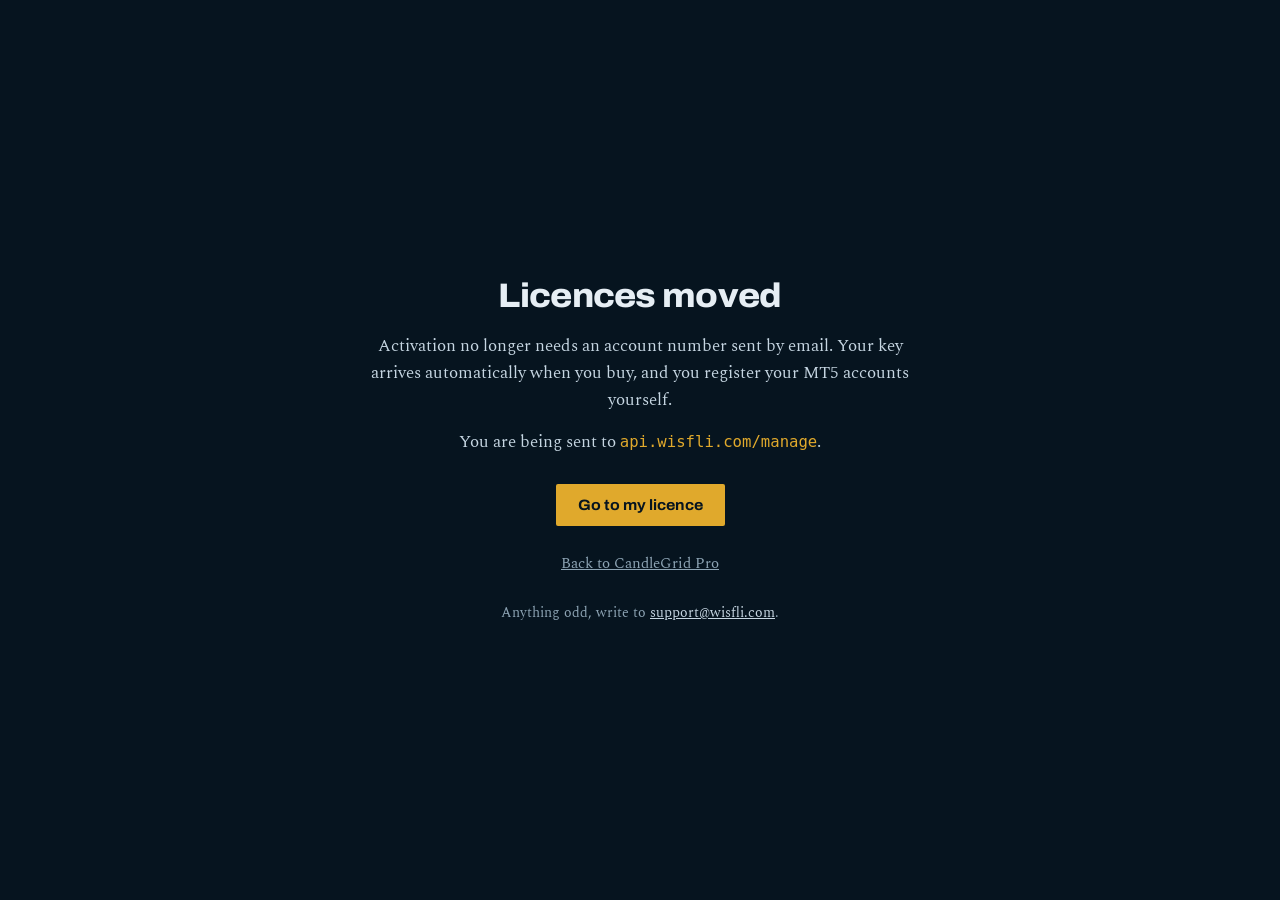
<file: activate.html>
<!doctype html>
<html lang="en">
<head>
<meta charset="utf-8">
<meta name="viewport" content="width=device-width, initial-scale=1">
<title>Activate a licence — CandleGrid Pro</title>
<meta name="robots" content="noindex">
<meta http-equiv="refresh" content="4;url=https://api.wisfli.com/manage">
<link rel="canonical" href="https://api.wisfli.com/manage">
<link rel="preconnect" href="https://fonts.googleapis.com">
<link rel="preconnect" href="https://fonts.gstatic.com" crossorigin>
<link href="https://fonts.googleapis.com/css2?family=Archivo:wdth,wght@62..125,300..900&family=Spectral:wght@300;400&display=swap" rel="stylesheet">
<style>
  :root{--abyss:#06141F;--sea:#0F2C42;--brass:#E0A92C;--dmuted:#8DA4B4}
  *{box-sizing:border-box}
  body{margin:0;min-height:100vh;display:grid;place-items:center;padding:24px;
       background:var(--abyss);color:#E6EEF4;
       font:400 17px/1.6 Spectral,Georgia,serif}
  .card{max-width:34em;text-align:center}
  h1{font:800 34px/1.15 Archivo,system-ui,sans-serif;font-stretch:106%;letter-spacing:-.02em;margin:0 0 18px}
  p{color:#C6D6E2;margin:0 0 14px}
  .mono{font-family:"IBM Plex Mono",ui-monospace,monospace;font-size:.92em;color:var(--brass)}
  a.btn{display:inline-block;margin-top:14px;padding:13px 22px;border-radius:2px;
        background:var(--brass);color:var(--abyss);text-decoration:none;
        font:700 15px Archivo,system-ui,sans-serif;font-stretch:106%}
  a.back{display:block;margin-top:26px;color:var(--dmuted);font-size:15px}
  small{display:block;margin-top:26px;color:var(--dmuted);font-size:14px}
</style>
</head>
<body>
  <div class="card">
    <h1>Licences moved</h1>
    <p>Activation no longer needs an account number sent by email. Your key arrives automatically when you buy, and you register your MT5 accounts yourself.</p>
    <p>You are being sent to <span class="mono">api.wisfli.com/manage</span>.</p>
    <a class="btn" href="https://api.wisfli.com/manage">Go to my licence</a>
    <a class="back" href="index.html">Back to CandleGrid Pro</a>
    <small>Anything odd, write to <a href="mailto:support@wisfli.com" style="color:#C6D6E2">support@wisfli.com</a>.</small>
  </div>
</body>
</html>
</file>
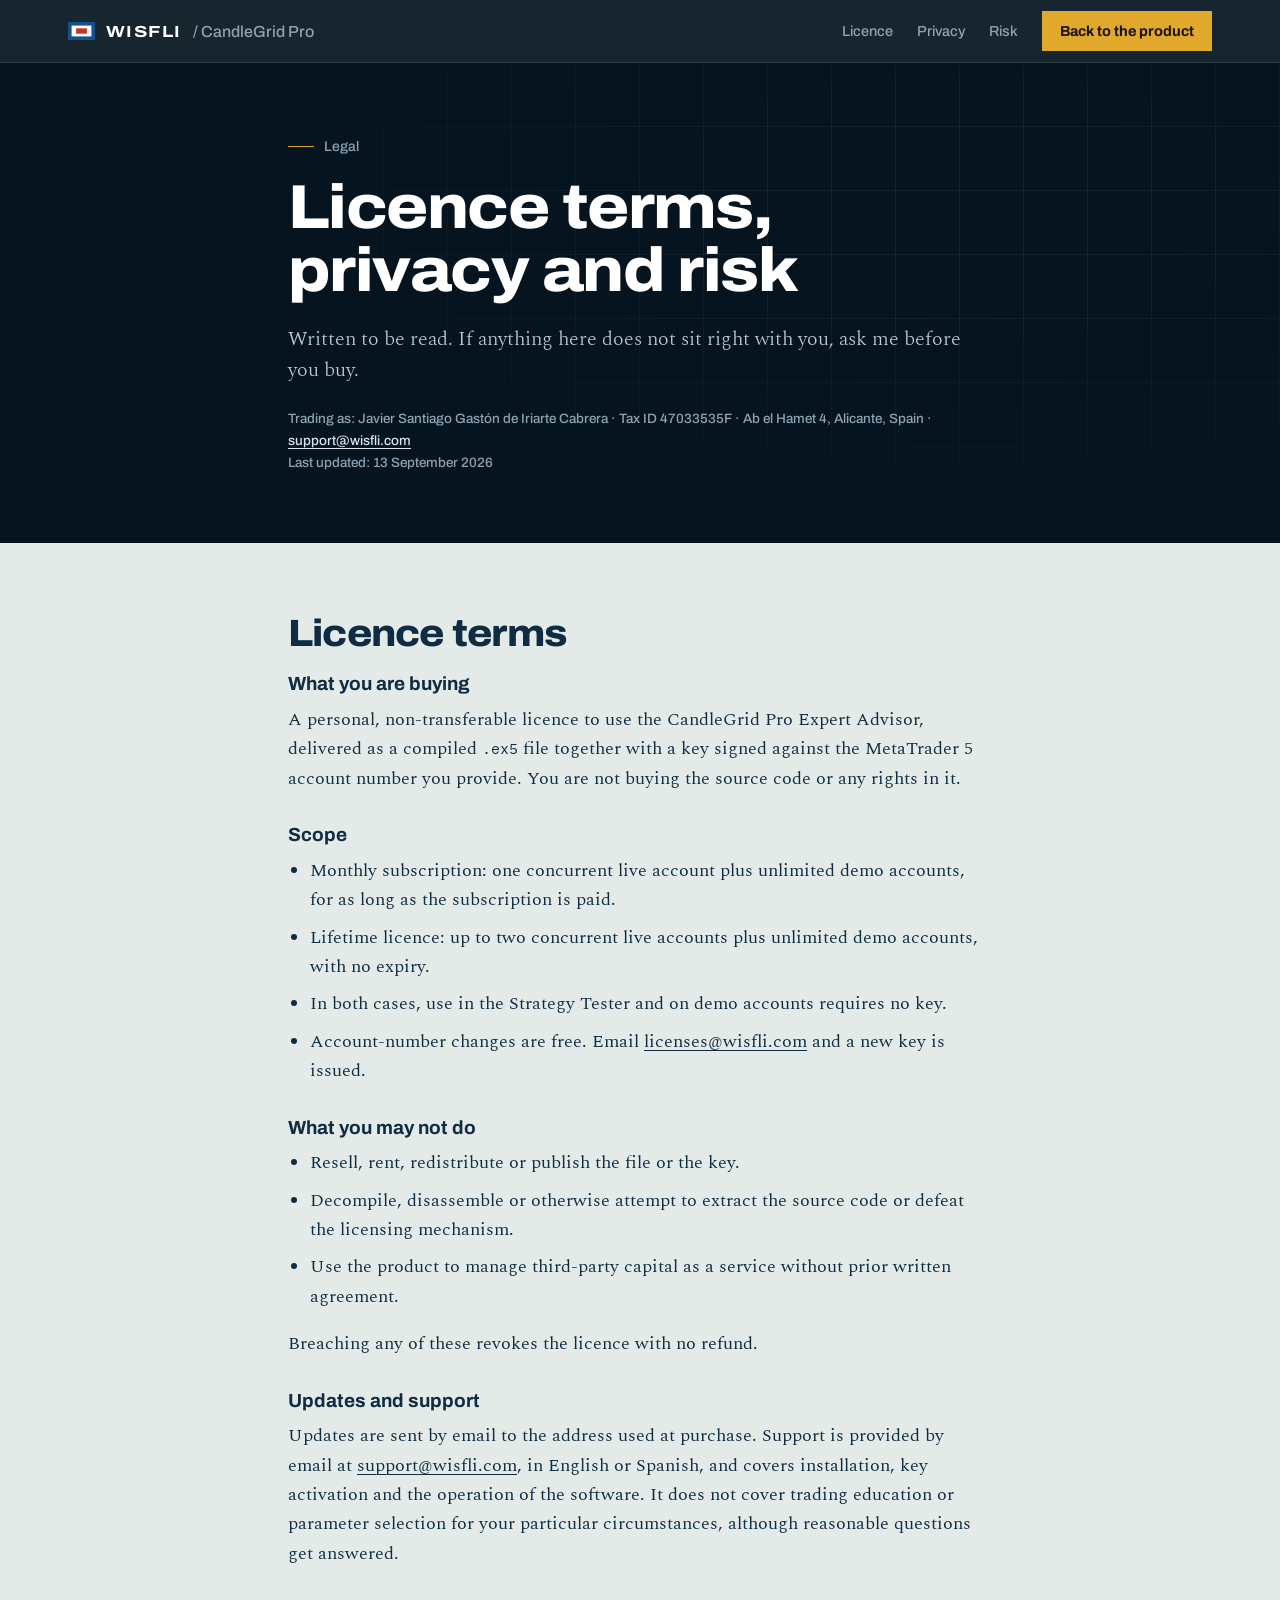
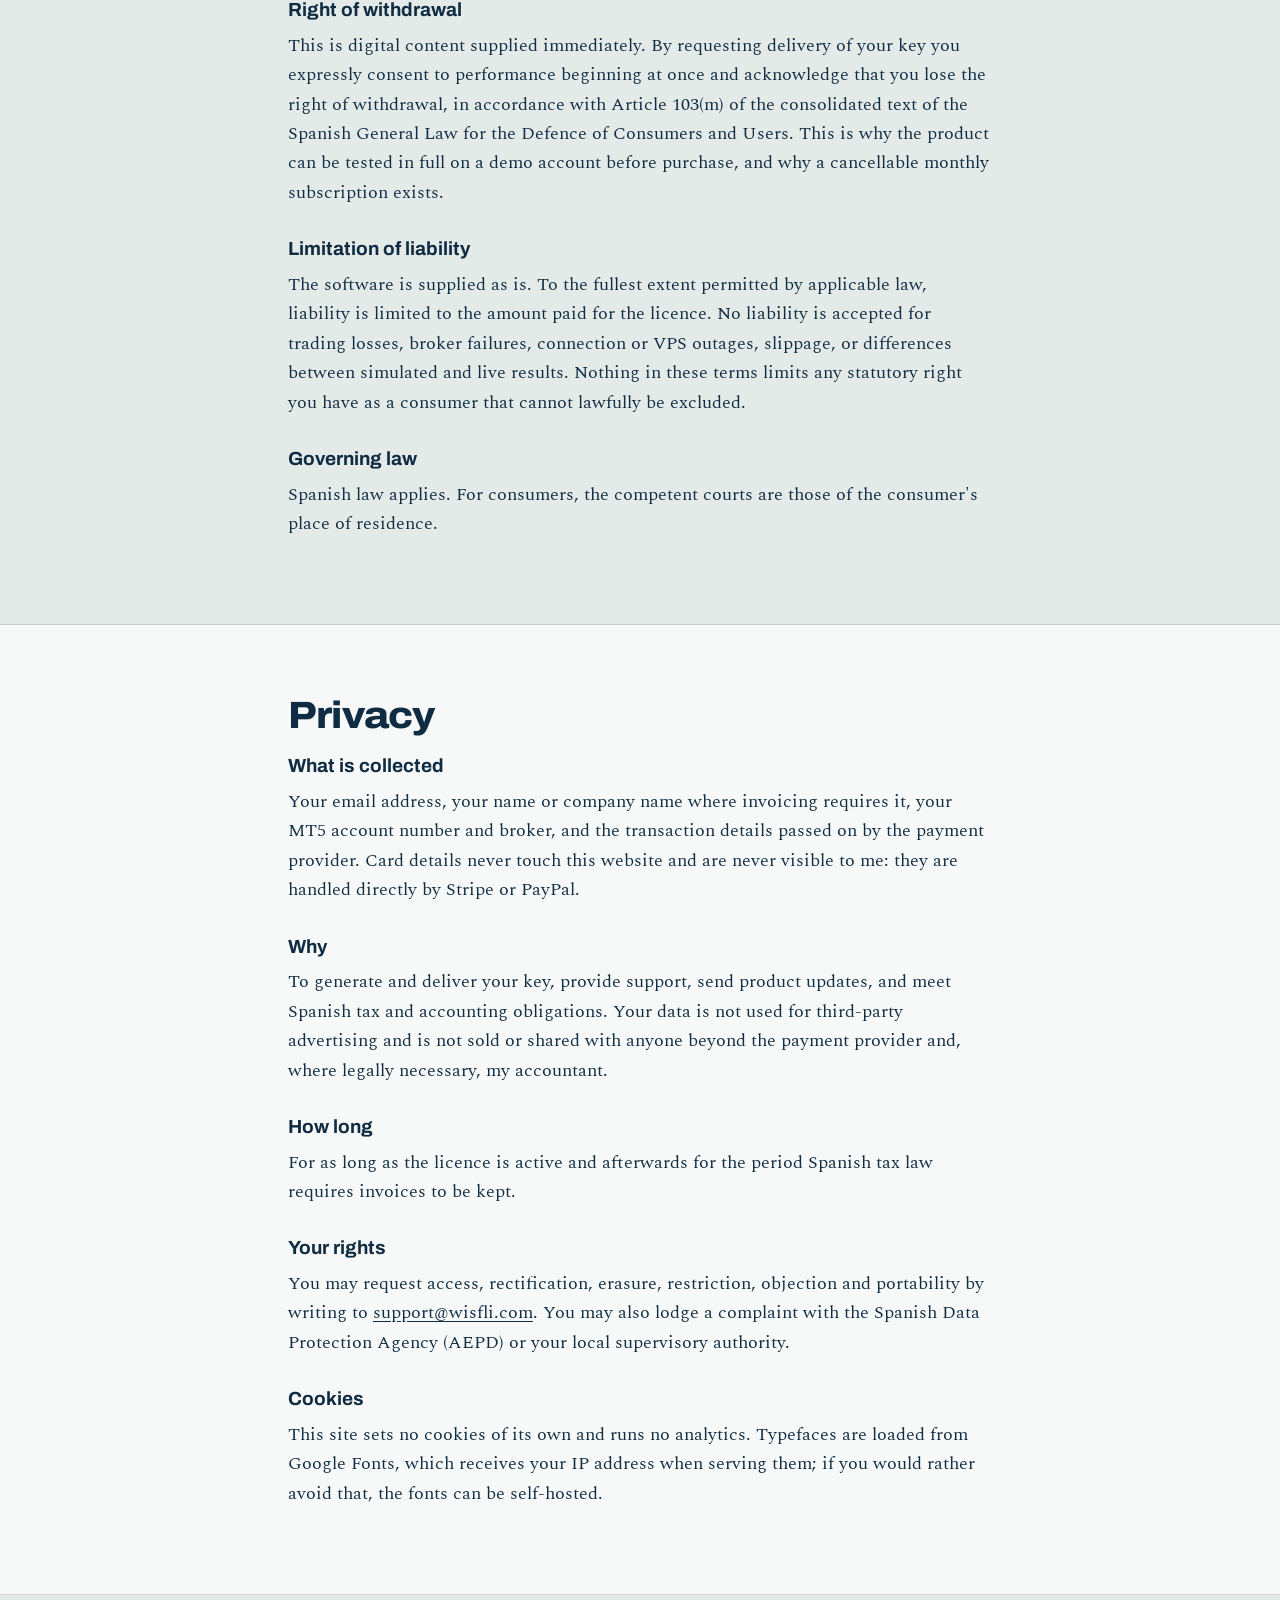
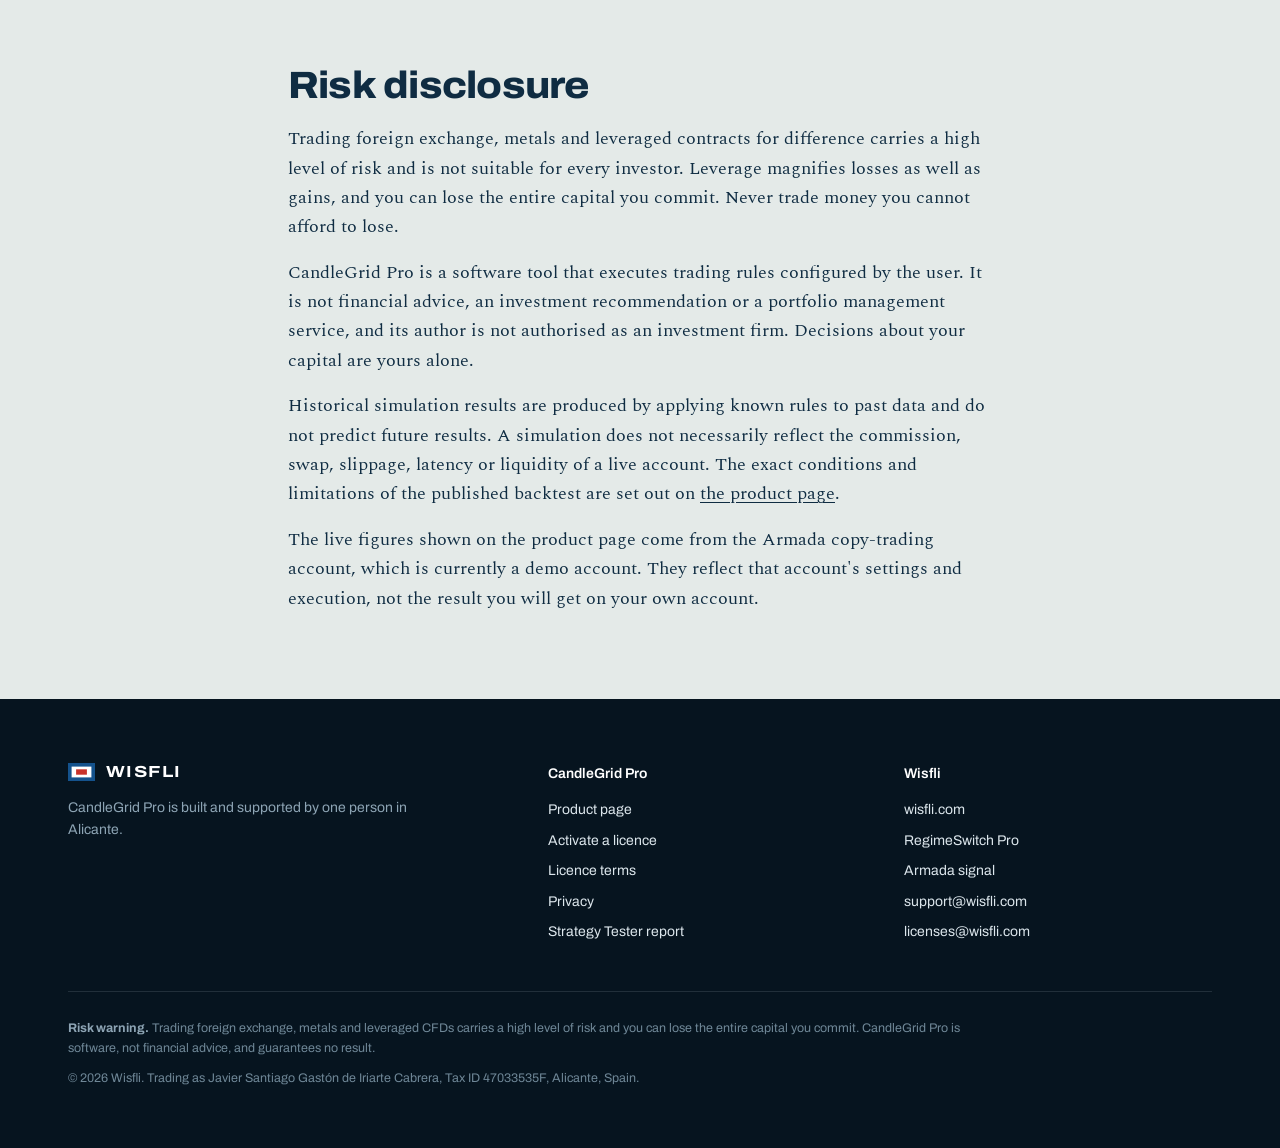
<file: terms.html>
<!doctype html>
<html lang="en">
<head>
<meta charset="utf-8">
<meta name="viewport" content="width=device-width, initial-scale=1">
<title>Licence terms, privacy and risk — CandleGrid Pro</title>
<meta name="description" content="Licence terms, privacy policy and risk disclosure for CandleGrid Pro.">

<meta name="theme-color" content="#06141F">
<link rel="icon" href="data:image/svg+xml,<svg xmlns='http://www.w3.org/2000/svg' viewBox='0 0 32 32'><rect width='32' height='32' fill='%2306141F'/><rect x='9' y='7' width='4' height='18' fill='%2345C29A'/><rect x='19' y='11' width='4' height='14' fill='%23E0A92C'/></svg>">
<link rel="preconnect" href="https://fonts.googleapis.com">
<link rel="preconnect" href="https://fonts.gstatic.com" crossorigin>
<link href="https://fonts.googleapis.com/css2?family=Archivo:wdth,wght@62..125,300..900&family=Spectral:ital,wght@0,300;0,400;0,500;1,400&family=IBM+Plex+Mono:wght@400;500&display=swap" rel="stylesheet">
<style>
:root{
  --abyss:#06141F; --abyss-2:#0A2130; --sea:#0F2C42; --chart:#E4EAE8; --panel:#F7F9F8;
  --ink:#0F2C42; --ink-2:#34506A; --muted:#607487;
  --rule:rgba(15,44,66,.14); --rule-2:rgba(15,44,66,.3);
  --drule:rgba(214,230,240,.13); --drule-2:rgba(214,230,240,.26);
  --dtext:#DCE6EC; --dmuted:#8DA4B4;
  --brass:#E0A92C; --brass-2:#F0BD48;
  --up:#1E6B57; --down:#BE3A2B; --sig:#45C29A; --sig-down:#E8715F;
  --maxw:1200px; --doc:760px;
}
*{box-sizing:border-box}
html{-webkit-text-size-adjust:100%;scroll-behavior:smooth;scroll-padding-top:84px}
body{margin:0;background:var(--chart);color:var(--ink);font:400 17.5px/1.68 Spectral,Georgia,serif;font-variant-numeric:tabular-nums;-webkit-font-smoothing:antialiased}
h1,h2,h3,h4,nav,button,label,table,.ui{font-family:Archivo,system-ui,sans-serif}
a{color:inherit;text-underline-offset:3px;text-decoration-thickness:1px}
:focus-visible{outline:2px solid var(--brass);outline-offset:3px}
img,video{max-width:100%;display:block}
.wrap{max-width:var(--maxw);margin:0 auto;padding:0 28px}
.doc{max-width:var(--doc);margin:0 auto;padding:0 28px}
.skip{position:absolute;left:-999px;top:0;background:var(--brass);color:#1A1206;padding:8px 14px;font-family:Archivo;z-index:99}
.skip:focus{left:12px;top:12px}
code,kbd,.mono{font-family:"IBM Plex Mono",ui-monospace,Menlo,monospace;font-size:.86em}
code{background:rgba(15,44,66,.07);padding:1.5px 6px;word-break:break-word}
kbd{background:var(--panel);border:1px solid var(--rule-2);border-bottom-width:2px;padding:1px 6px;font-size:.8em}

/* nav */
.top{position:sticky;top:0;z-index:50;background:rgba(6,20,31,.92);backdrop-filter:saturate(140%) blur(10px);-webkit-backdrop-filter:saturate(140%) blur(10px);border-bottom:1px solid var(--drule)}
.top .wrap{display:flex;align-items:center;justify-content:space-between;height:62px;gap:20px}
.brand{display:flex;align-items:center;gap:11px;text-decoration:none;color:#fff;font:700 16px Archivo;font-stretch:122%;letter-spacing:.09em;white-space:nowrap}
.brand svg{width:27px;height:18px;display:block}
.brand .prod{font-stretch:100%;letter-spacing:0;font-weight:500;color:var(--dmuted)}
.top nav{display:flex;align-items:center;gap:24px;font-size:14.5px}
.top nav a{text-decoration:none;color:var(--dmuted);font-weight:500;white-space:nowrap}
.top nav a:hover{color:#fff}
.top nav a.pill{color:#1A1206;background:var(--brass);padding:8px 18px;font-weight:700}
.top nav a.pill:hover{background:var(--brass-2)}

/* page head */
.pagehead{position:relative;background:var(--abyss);color:var(--dtext);overflow:hidden;isolation:isolate}
.pagehead::before{content:"";position:absolute;inset:0;z-index:-1;opacity:.5;
  background-image:linear-gradient(var(--drule) 1px,transparent 1px),linear-gradient(90deg,var(--drule) 1px,transparent 1px);
  background-size:64px 64px;background-position:-1px -1px;
  mask-image:radial-gradient(ellipse 80% 90% at 75% 30%,#000 20%,transparent 75%);
  -webkit-mask-image:radial-gradient(ellipse 80% 90% at 75% 30%,#000 20%,transparent 75%)}
.pagehead .doc{padding-top:76px;padding-bottom:70px}
.where{font:500 14px Archivo;color:var(--dmuted);margin:0 0 22px;display:flex;align-items:center;gap:10px}
.where i{display:block;width:26px;height:1px;background:var(--brass);flex:none}
.pagehead h1{margin:0 0 22px;color:#fff;font-weight:800;font-stretch:110%;font-size:clamp(36px,5vw,62px);line-height:1.02;letter-spacing:-.025em}
.lede{font-size:20px;line-height:1.55;color:#BCCDD8;margin:0;font-weight:300}
.lede + .lede{margin-top:14px}
.pagehead .meta{font:500 13.5px/1.6 Archivo;color:var(--dmuted);margin:22px 0 0}
.pagehead .meta a{color:var(--dtext)}

/* toc strip */
.toc{background:var(--abyss-2);border-top:1px solid var(--drule);color:var(--dtext)}
.toc ol{list-style:none;margin:0 auto;padding:14px 28px;max-width:var(--doc);display:flex;flex-wrap:wrap;gap:6px 22px;font:500 14px Archivo;counter-reset:t}
.toc li{counter-increment:t}
.toc li::before{content:counter(t);color:var(--brass);font-weight:700;margin-right:7px}
.toc a{color:var(--dmuted);text-decoration:none}
.toc a:hover{color:#fff}

/* sections */
main section{padding:70px 0;border-bottom:1px solid var(--rule)}
main section:last-child{border-bottom:0}
main section.panel{background:var(--panel)}
h2{margin:0 0 18px;font-size:clamp(27px,3.2vw,38px);line-height:1.08;font-weight:800;font-stretch:108%;letter-spacing:-.02em}
h2 .n{color:var(--brass);font-size:.6em;font-weight:800;margin-right:12px;vertical-align:.2em}
h3{font-size:19px;line-height:1.3;margin:30px 0 8px;font-weight:700}
h2 + h3{margin-top:10px}
p{margin:0 0 16px}
ul,ol{padding-left:22px;margin:0 0 18px}
li{margin-bottom:8px}
.sub{color:var(--ink-2)}
.hint{font:400 14.5px/1.6 Archivo;color:var(--muted)}

/* numbered steps */
ol.steps{list-style:none;counter-reset:st;margin:8px 0 0;padding:0}
ol.steps li{counter-increment:st;position:relative;padding:22px 0 22px 58px;border-top:1px solid var(--rule-2);margin:0;color:var(--ink-2);font-size:16.5px}
ol.steps li:last-child{border-bottom:1px solid var(--rule-2)}
ol.steps li::before{content:counter(st);position:absolute;left:0;top:18px;font:800 34px/1 Archivo;font-stretch:108%;color:var(--brass)}
ol.steps li b,ol.steps li strong:first-child{display:block;font:700 17.5px/1.3 Archivo;color:var(--ink);margin:0 0 5px}
ol.steps li p{margin:0}

/* buttons */
.btn{display:inline-flex;align-items:center;gap:10px;font:700 16px Archivo;text-decoration:none;padding:15px 26px;border:1px solid transparent;cursor:pointer;transition:background .15s,border-color .15s}
.btn.brass{background:var(--brass);color:#1A1206}
.btn.brass:hover{background:var(--brass-2)}
.btn.ink{background:var(--sea);color:#EEF3F1}
.btn.ink:hover{background:#17405E}
.btn.ghost{color:var(--ink);border-color:var(--rule-2);background:transparent}
.btn.ghost:hover{border-color:var(--ink)}
.actions{display:flex;flex-wrap:wrap;gap:14px;align-items:center;margin-top:26px}

/* form */
.form{background:var(--panel);border:1px solid var(--rule);padding:28px 28px 24px;margin-top:10px}
.form label{display:block;font:600 14px Archivo;margin:18px 0 6px;color:var(--ink)}
.form label:first-child{margin-top:0}
.form input,.form textarea{width:100%;font:500 16px Archivo;color:var(--ink);background:#fff;border:1px solid var(--rule-2);padding:12px 14px;border-radius:0}
.form input:focus,.form textarea:focus{outline:2px solid var(--brass);outline-offset:0;border-color:var(--brass)}
.form textarea{min-height:110px;resize:vertical}
.form small{display:block;font:400 13px/1.5 Archivo;color:var(--muted);margin-top:6px}
.warn-text{font:600 14px Archivo;color:var(--down);min-height:1.2em;margin:12px 0 0}

/* notes */
.note{border-left:3px solid var(--brass);background:var(--panel);padding:16px 20px;margin:24px 0}
.note p{margin:0}
.note p + p{margin-top:10px}
.note b{font-family:Archivo;font-weight:700}
.note.warn{border-left-color:var(--down)}
.mailbox{display:flex;flex-wrap:wrap;gap:8px 18px;align-items:baseline;background:var(--abyss);color:var(--dtext);padding:18px 22px;margin:22px 0;font:500 14px Archivo}
.mailbox a{color:#fff;font:700 18px Archivo;word-break:break-word}
.mailbox span{color:var(--dmuted)}

/* tables */
.table-scroll{overflow-x:auto}
table.data{width:100%;border-collapse:collapse;font-size:14.5px;margin:18px 0}
table.data th{text-align:left;font-size:12.5px;font-weight:600;color:var(--muted);border-bottom:1px solid var(--rule-2);padding:0 14px 9px 0}
table.data td{border-bottom:1px solid var(--rule);padding:12px 14px 12px 0;vertical-align:top}
table.data td:first-child{font-weight:600;white-space:nowrap}
table.data td code{background:none;padding:0}

/* media */
figure.demo{margin:26px 0 30px}
figure.demo .frame{background:var(--abyss);border:1px solid var(--rule-2);aspect-ratio:16/10;display:flex;align-items:center;justify-content:center;overflow:hidden}
figure.demo video,figure.demo img{width:100%;height:100%;object-fit:contain;background:#fff}
figure.demo figcaption{font:500 13.5px Archivo;color:var(--muted);margin-top:10px}

.two-col{display:grid;grid-template-columns:1fr 1fr;gap:36px}
.two-col h3{margin-top:0}

/* footer */
footer{background:var(--abyss);color:var(--dmuted);font:14px/1.6 Archivo;padding:64px 0 50px}
footer .cols{display:grid;grid-template-columns:1.4fr 1fr 1fr;gap:48px;padding-bottom:40px;border-bottom:1px solid var(--drule)}
footer h4{margin:0 0 14px;color:#fff;font-size:14px;font-weight:600}
footer ul{list-style:none;margin:0;padding:0}
footer li{margin:0 0 8px}
footer a{text-decoration:none;color:var(--dtext)}
footer a:hover{color:#fff;text-decoration:underline}
footer .brand{margin-bottom:16px}
footer .legal{padding-top:26px;font-size:12.5px;color:#6F8797}
footer .legal p{margin:0 0 10px;max-width:74em}
footer .legal strong{color:var(--dmuted)}

@media (max-width:760px){
  body{font-size:16.5px}
  .wrap,.doc{padding:0 20px}
  .toc ol{padding:12px 20px}
  .top nav a:not(.pill){display:none}
  .brand .prod{display:none}
  .pagehead .doc{padding-top:54px;padding-bottom:50px}
  main section{padding:52px 0}
  .two-col,footer .cols{grid-template-columns:1fr;gap:28px}
  ol.steps li{padding-left:48px}
  .form{padding:22px 18px}
}
@media (prefers-reduced-motion:reduce){html{scroll-behavior:auto}*{animation:none!important;transition:none!important}}

</style>
</head>
<body>
<a class="skip" href="#main">Skip to content</a>

<header class="top">
  <div class="wrap">
    <a class="brand" href="https://wisfli.com/"><svg viewBox="0 0 60 40" aria-hidden="true"><path d="M0 0h60v40H0z" fill="#14528C"/><path d="M8 8h44v24H8z" fill="#fff"/><path d="M18 14h24v12H18z" fill="#C8322A"/></svg>WISFLI <span class="prod">/ CandleGrid Pro</span></a>
    <nav aria-label="Page">
      <a href="#terms">Licence</a>
      <a href="#privacy">Privacy</a>
      <a href="#risk">Risk</a>
      <a class="pill" href="index.html">Back to the product</a>
    </nav>
  </div>
</header>

<div class="pagehead">
  <div class="doc">
    <p class="where"><i></i>Legal</p>
    <h1>Licence terms, privacy and risk</h1>
    <p class="lede">Written to be read. If anything here does not sit right with you, ask me before you buy.</p>
    <p class="meta">
      <!-- REQUIRED before publishing: Spanish e-commerce law, art. 10 LSSI-CE -->
      Trading as: Javier Santiago Gastón de Iriarte Cabrera · Tax ID 47033535F · Ab el Hamet 4, Alicante, Spain ·
      <a href="mailto:support@wisfli.com">support@wisfli.com</a><br>
      Last updated: 13 September 2026
    </p>
  </div>
</div>

<main id="main">

<section id="terms">
  <div class="doc">
    <h2>Licence terms</h2>

    <h3>What you are buying</h3>
    <p>A personal, non-transferable licence to use the CandleGrid Pro Expert Advisor, delivered as a compiled <span class="mono">.ex5</span> file together with a key signed against the MetaTrader 5 account number you provide. You are not buying the source code or any rights in it.</p>

    <h3>Scope</h3>
    <ul>
      <li>Monthly subscription: one concurrent live account plus unlimited demo accounts, for as long as the subscription is paid.</li>
      <li>Lifetime licence: up to two concurrent live accounts plus unlimited demo accounts, with no expiry.</li>
      <li>In both cases, use in the Strategy Tester and on demo accounts requires no key.</li>
      <li>Account-number changes are free. Email <a href="mailto:licenses@wisfli.com">licenses@wisfli.com</a> and a new key is issued.</li>
    </ul>

    <h3>What you may not do</h3>
    <ul>
      <li>Resell, rent, redistribute or publish the file or the key.</li>
      <li>Decompile, disassemble or otherwise attempt to extract the source code or defeat the licensing mechanism.</li>
      <li>Use the product to manage third-party capital as a service without prior written agreement.</li>
    </ul>
    <p>Breaching any of these revokes the licence with no refund.</p>

    <h3>Updates and support</h3>
    <p>Updates are sent by email to the address used at purchase. Support is provided by email at <a href="mailto:support@wisfli.com">support@wisfli.com</a>, in English or Spanish, and covers installation, key activation and the operation of the software. It does not cover trading education or parameter selection for your particular circumstances, although reasonable questions get answered.</p>

    <h3>Right of withdrawal</h3>
    <p>This is digital content supplied immediately. By requesting delivery of your key you expressly consent to performance beginning at once and acknowledge that you lose the right of withdrawal, in accordance with Article 103(m) of the consolidated text of the Spanish General Law for the Defence of Consumers and Users. This is why the product can be tested in full on a demo account before purchase, and why a cancellable monthly subscription exists.</p>

    <h3>Limitation of liability</h3>
    <p>The software is supplied as is. To the fullest extent permitted by applicable law, liability is limited to the amount paid for the licence. No liability is accepted for trading losses, broker failures, connection or VPS outages, slippage, or differences between simulated and live results. Nothing in these terms limits any statutory right you have as a consumer that cannot lawfully be excluded.</p>

    <h3>Governing law</h3>
    <p>Spanish law applies. For consumers, the competent courts are those of the consumer's place of residence.</p>
  </div>
</section>

<section id="privacy" class="panel">
  <div class="doc">
    <h2>Privacy</h2>

    <h3>What is collected</h3>
    <p>Your email address, your name or company name where invoicing requires it, your MT5 account number and broker, and the transaction details passed on by the payment provider. Card details never touch this website and are never visible to me: they are handled directly by Stripe or PayPal.</p>

    <h3>Why</h3>
    <p>To generate and deliver your key, provide support, send product updates, and meet Spanish tax and accounting obligations. Your data is not used for third-party advertising and is not sold or shared with anyone beyond the payment provider and, where legally necessary, my accountant.</p>

    <h3>How long</h3>
    <p>For as long as the licence is active and afterwards for the period Spanish tax law requires invoices to be kept.</p>

    <h3>Your rights</h3>
    <p>You may request access, rectification, erasure, restriction, objection and portability by writing to <a href="mailto:support@wisfli.com">support@wisfli.com</a>. You may also lodge a complaint with the Spanish Data Protection Agency (AEPD) or your local supervisory authority.</p>

    <h3>Cookies</h3>
    <p>This site sets no cookies of its own and runs no analytics. Typefaces are loaded from Google Fonts, which receives your IP address when serving them; if you would rather avoid that, the fonts can be self-hosted.</p>
  </div>
</section>

<section id="risk">
  <div class="doc">
    <h2>Risk disclosure</h2>
    <p>Trading foreign exchange, metals and leveraged contracts for difference carries a high level of risk and is not suitable for every investor. Leverage magnifies losses as well as gains, and you can lose the entire capital you commit. Never trade money you cannot afford to lose.</p>
    <p>CandleGrid Pro is a software tool that executes trading rules configured by the user. It is not financial advice, an investment recommendation or a portfolio management service, and its author is not authorised as an investment firm. Decisions about your capital are yours alone.</p>
    <p>Historical simulation results are produced by applying known rules to past data and do not predict future results. A simulation does not necessarily reflect the commission, swap, slippage, latency or liquidity of a live account. The exact conditions and limitations of the published backtest are set out on <a href="index.html#test">the product page</a>.</p>
    <p>The live figures shown on the product page come from the Armada copy-trading account, which is currently a demo account. They reflect that account's settings and execution, not the result you will get on your own account.</p>
  </div>
</section>

</main>

<footer>
  <div class="wrap">
    <div class="cols">
      <div>
        <a class="brand" href="https://wisfli.com/"><svg viewBox="0 0 60 40" aria-hidden="true"><path d="M0 0h60v40H0z" fill="#14528C"/><path d="M8 8h44v24H8z" fill="#fff"/><path d="M18 14h24v12H18z" fill="#C8322A"/></svg>WISFLI</a>
        <p style="margin:0;max-width:26em">CandleGrid Pro is built and supported by one person in Alicante.</p>
      </div>
      <div>
        <h4>CandleGrid Pro</h4>
        <ul>
          <li><a href="index.html">Product page</a></li>
          <li><a href="activate.html">Activate a licence</a></li>
          <li><a href="terms.html">Licence terms</a></li>
          <li><a href="terms.html#privacy">Privacy</a></li>
          <li><a href="ReportTester-27085970.html">Strategy Tester report</a></li>
        </ul>
      </div>
      <div>
        <h4>Wisfli</h4>
        <ul>
          <li><a href="https://wisfli.com/">wisfli.com</a></li>
          <li><a href="https://jsgaston.github.io/regimeswitch-web-en/">RegimeSwitch Pro</a></li>
          <li><a href="https://jsgaston.github.io/armada/">Armada signal</a></li>
          <li><a href="mailto:support@wisfli.com">support@wisfli.com</a></li>
          <li><a href="mailto:licenses@wisfli.com">licenses@wisfli.com</a></li>
        </ul>
      </div>
    </div>
    <div class="legal">
      <p><strong>Risk warning.</strong> Trading foreign exchange, metals and leveraged CFDs carries a high level of risk and you can lose the entire capital you commit. CandleGrid Pro is software, not financial advice, and guarantees no result.</p>
      <p>© <span class="yr">2026</span> Wisfli. Trading as Javier Santiago Gastón de Iriarte Cabrera, Tax ID 47033535F, Alicante, Spain.</p>
    </div>
  </div>
</footer>
<script>document.querySelectorAll('.yr').forEach(function(e){e.textContent=new Date().getFullYear();});</script>

</body>
</html>
</file>
